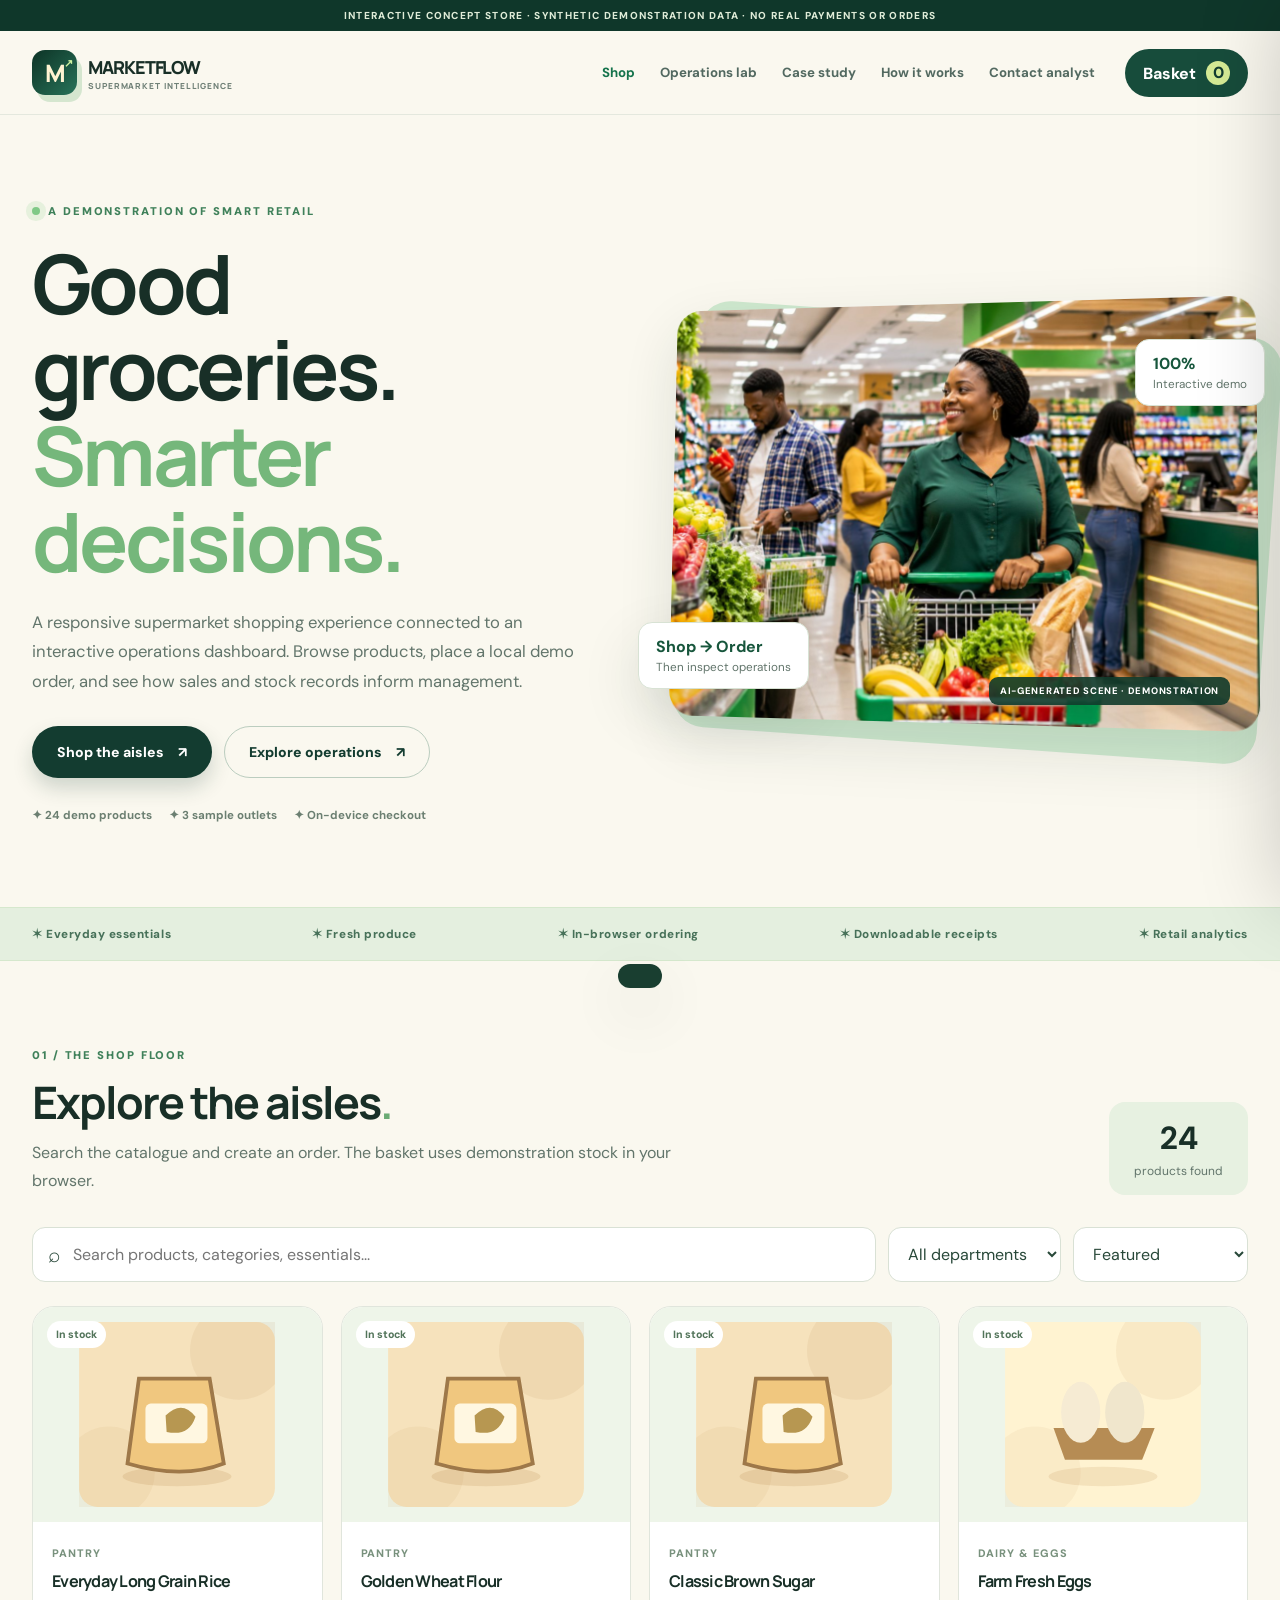
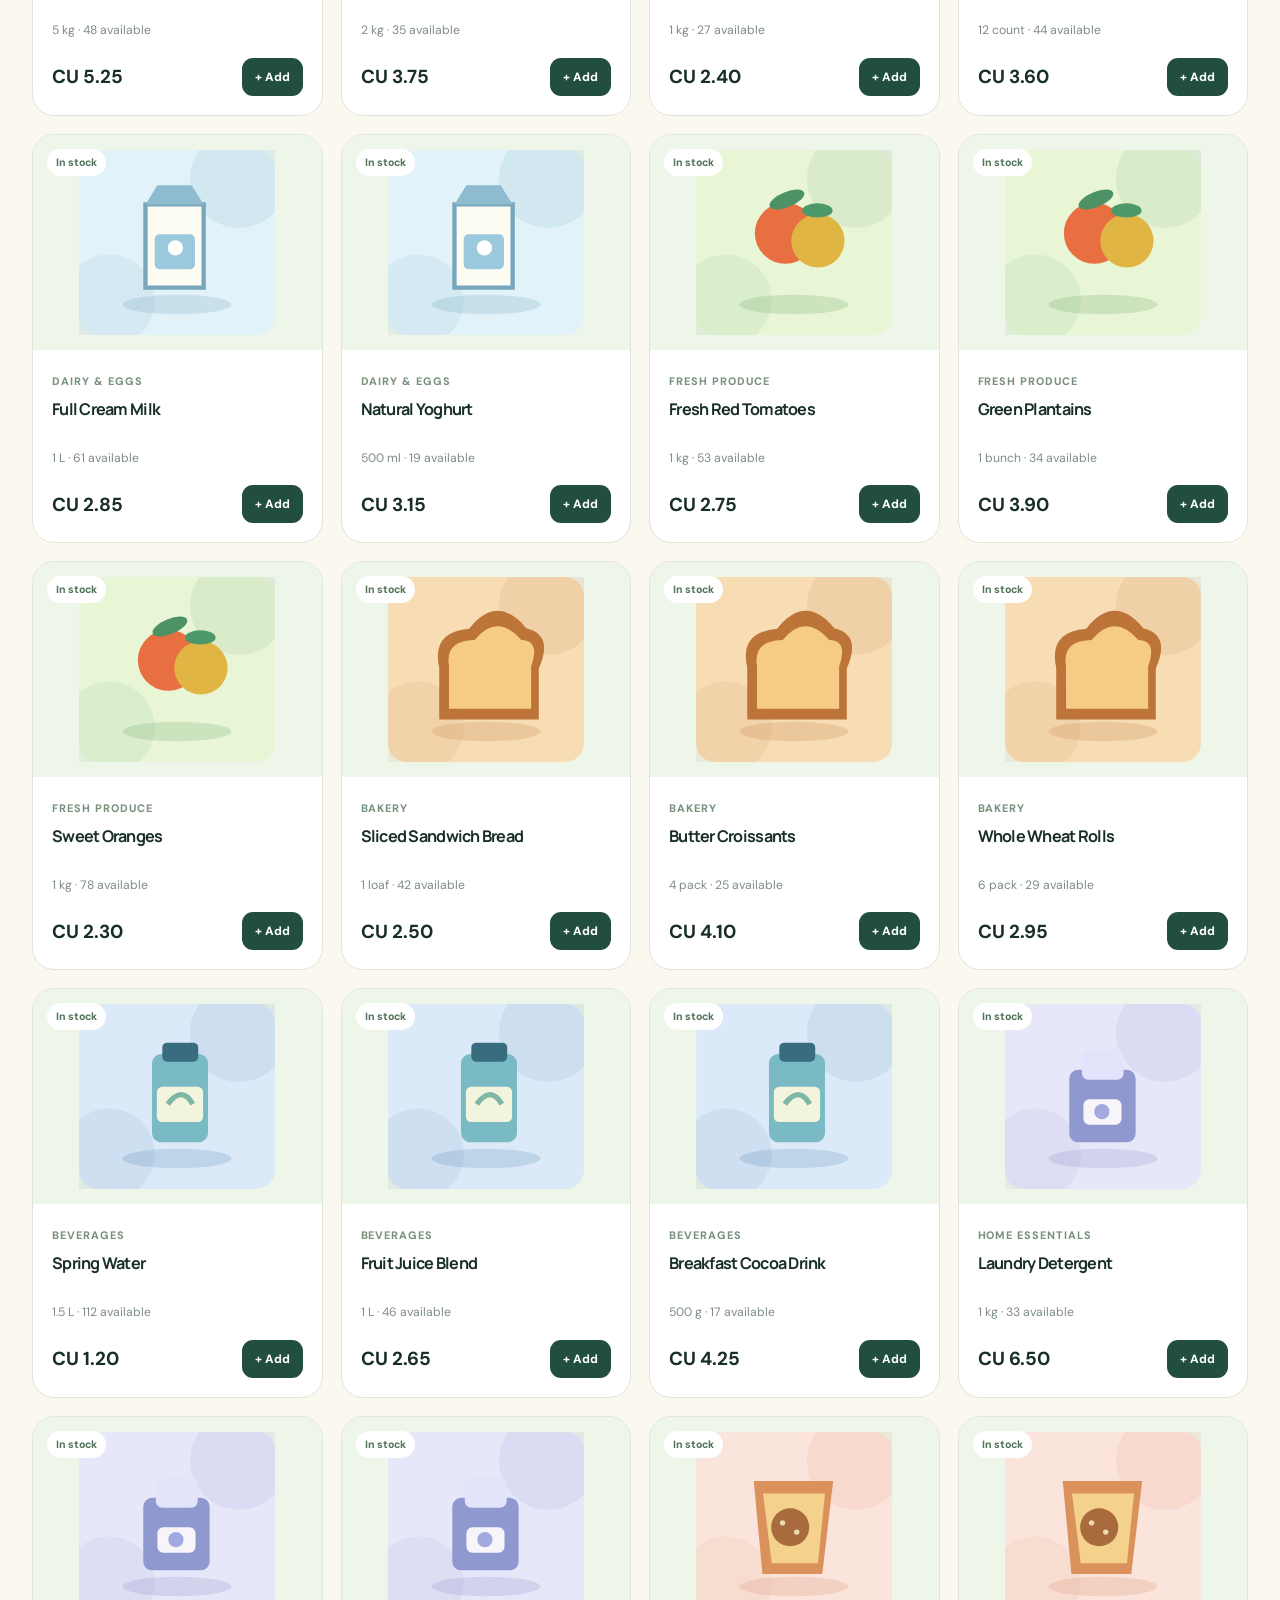
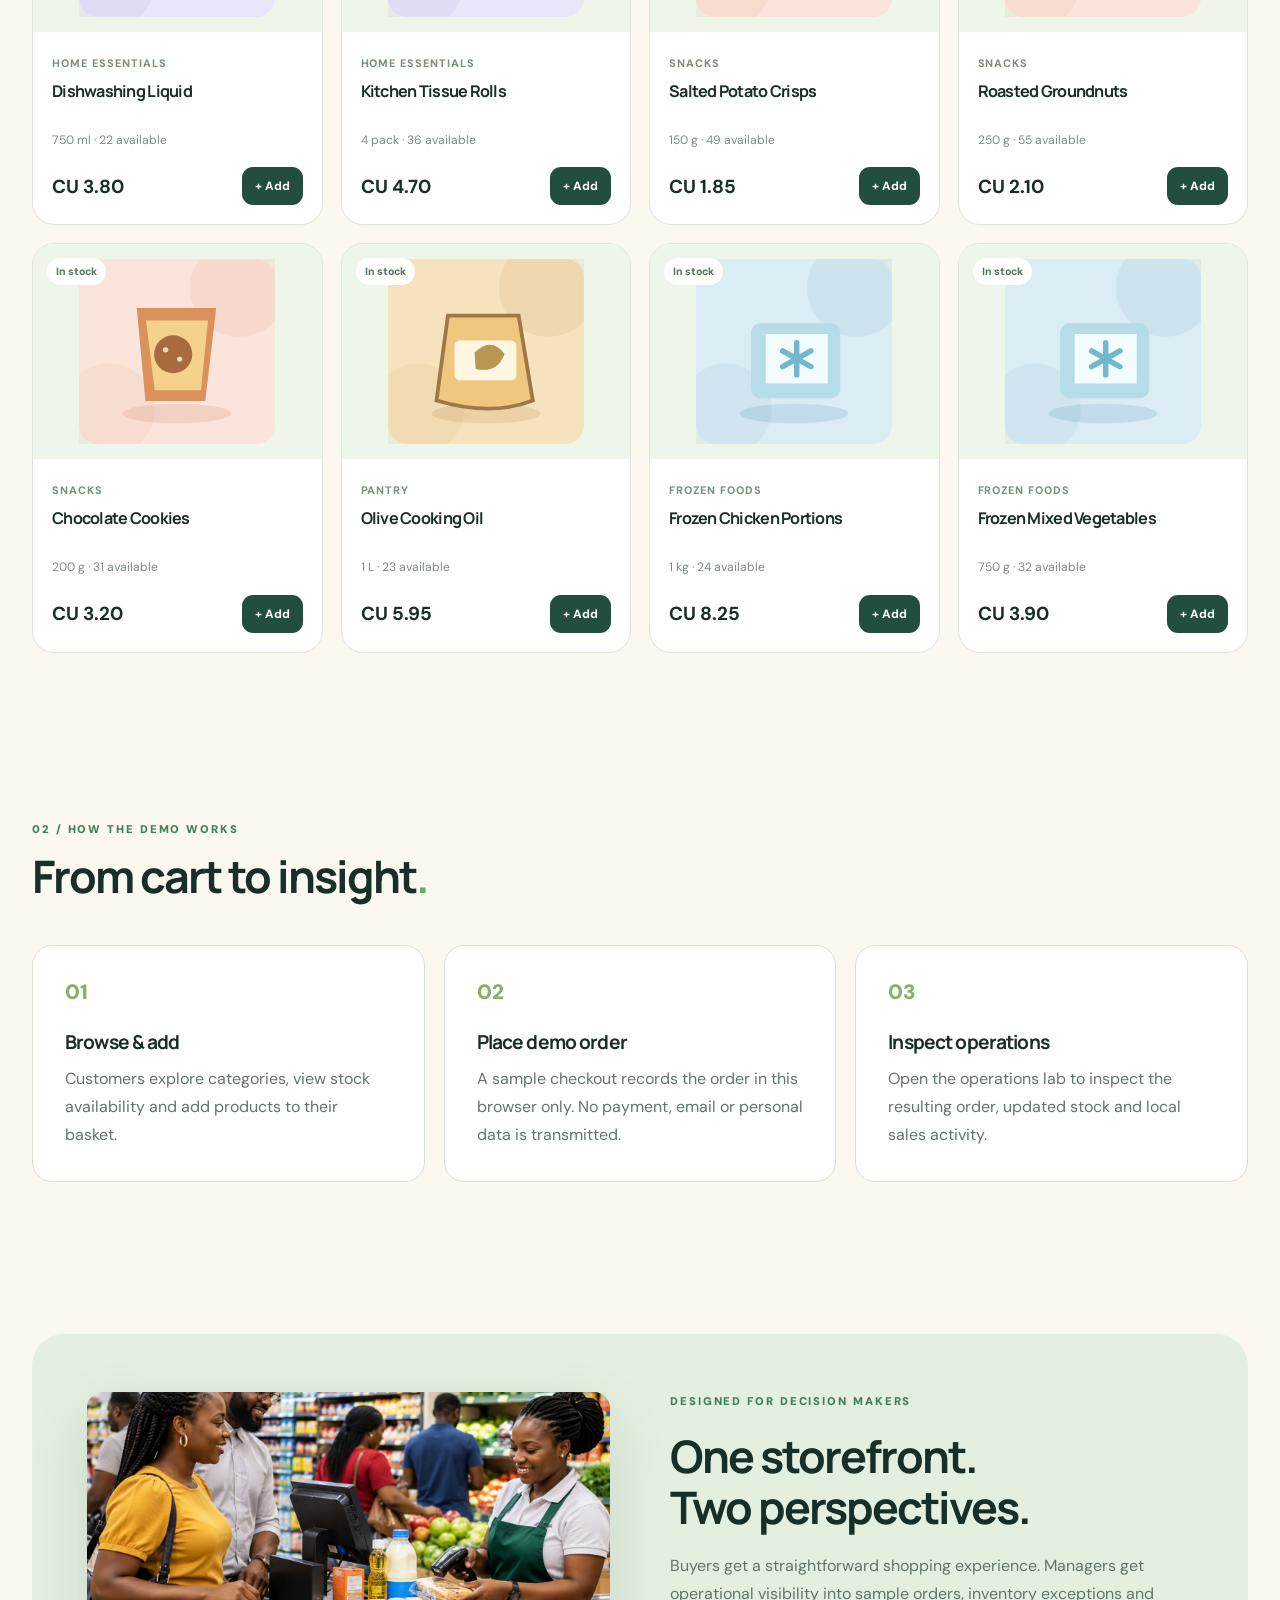
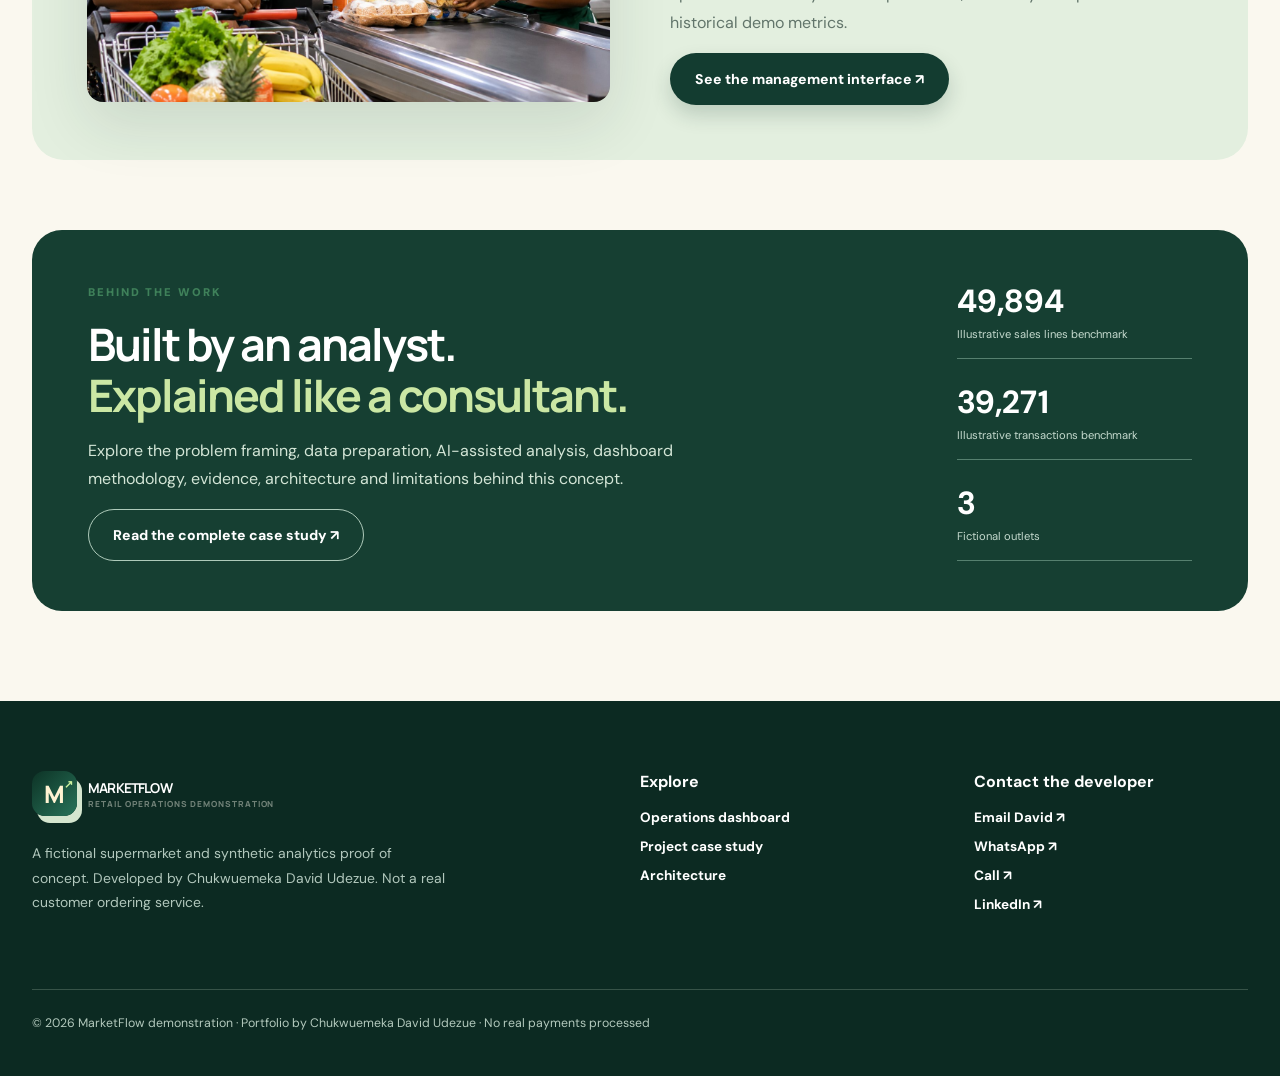
<file: index.html>
<!doctype html><html lang="en"><head><meta charset="utf-8"><meta name="viewport" content="width=device-width,initial-scale=1"><meta name="theme-color" content="#123c2d"><meta name="description" content="MarketFlow: interactive supermarket shopping and operations demonstration by Chukwuemeka David Udezue."><title>MarketFlow | Shop fresh, shop smart</title><link rel="icon" href="assets/img/mark.svg" type="image/svg+xml"><link rel="stylesheet" href="assets/styles.css"><script defer src="assets/data.js"></script><script defer src="assets/app.js"></script></head>
<body data-page="shop"><a class="skip" href="#main">Skip to main content</a>
<div class="notice">INTERACTIVE CONCEPT STORE · SYNTHETIC DEMONSTRATION DATA · NO REAL PAYMENTS OR ORDERS</div>
<header class="header"><a class="brand" href="index.html"><span class="brand-icon">M<span>↗</span></span><span>MARKETFLOW<small>SUPERMARKET INTELLIGENCE</small></span></a><nav id="nav" class="nav" aria-label="Main navigation"><a class="active" href="index.html">Shop</a><a href="operations.html">Operations lab</a><a href="case-study.html">Case study</a><a href="architecture.html">How it works</a><a href="case-study.html#contact">Contact analyst</a></nav><div class="header-actions"><button id="menuToggle" class="icon-button mobile-menu" aria-label="Toggle navigation" aria-expanded="false">☰</button><button id="cartBtn" class="cart-trigger">Basket <span id="cartCount">0</span></button></div></header>
<main id="main"><section class="shop-hero section-width"><div class="shop-hero-copy"><span class="eyebrow"><span class="pulse"></span> A DEMONSTRATION OF SMART RETAIL</span><h1>Good groceries.<br><em>Smarter decisions.</em></h1><p>A responsive supermarket shopping experience connected to an interactive operations dashboard. Browse products, place a local demo order, and see how sales and stock records inform management.</p><div class="hero-actions"><a class="button primary" href="#catalog">Shop the aisles <span>↗</span></a><a class="button secondary" href="operations.html">Explore operations <span>↗</span></a></div><div class="hero-micro"><span>✦ 24 demo products</span><span>✦ 3 sample outlets</span><span>✦ On-device checkout</span></div></div><div class="shop-hero-visual"><img src="assets/img/marketflow-shopping.jpg" alt="AI-generated illustrative photo of shoppers in a modern supermarket"><div class="photo-tag">AI-GENERATED SCENE · DEMONSTRATION</div><div class="floatcard float-top"><strong>100%</strong><span>Interactive demo</span></div><div class="floatcard float-bottom"><strong>Shop → Order</strong><span>Then inspect operations</span></div></div></section>
<section class="info-marquee"><div class="section-width info-marquee-inner"><span>✶ Everyday essentials</span><span>✶ Fresh produce</span><span>✶ In-browser ordering</span><span>✶ Downloadable receipts</span><span>✶ Retail analytics</span></div></section>
<section class="section-width shop-section" id="catalog"><div class="section-head"><div><span class="eyebrow">01 / THE SHOP FLOOR</span><h2>Explore the aisles<span class="accent">.</span></h2><p>Search the catalogue and create an order. The basket uses demonstration stock in your browser.</p></div><div class="catalog-summary"><strong id="visibleCount">24</strong><span>products found</span></div></div><div class="catalog-tools"><div class="searchbox"><span>⌕</span><label class="sr-only" for="searchProducts">Search products</label><input id="searchProducts" placeholder="Search products, categories, essentials..." type="search"></div><label class="sr-only" for="categoryFilter">Filter by category</label><select id="categoryFilter"><option value="all">All departments</option></select><label class="sr-only" for="sortProducts">Sort products</label><select id="sortProducts"><option value="featured">Featured</option><option value="price-low">Price: low to high</option><option value="price-high">Price: high to low</option><option value="name">Product name</option></select></div><div id="productGrid" class="product-grid" aria-live="polite"></div></section>
<section class="section-width how-shopping"><div class="section-head"><div><span class="eyebrow">02 / HOW THE DEMO WORKS</span><h2>From cart to insight<span class="accent">.</span></h2></div></div><div class="three-columns"><article class="step-card"><span class="step-num">01</span><h3>Browse & add</h3><p>Customers explore categories, view stock availability and add products to their basket.</p></article><article class="step-card"><span class="step-num">02</span><h3>Place demo order</h3><p>A sample checkout records the order in this browser only. No payment, email or personal data is transmitted.</p></article><article class="step-card"><span class="step-num">03</span><h3>Inspect operations</h3><p>Open the operations lab to inspect the resulting order, updated stock and local sales activity.</p></article></div></section>
<section class="section-width split-banner"><img src="assets/img/marketflow-checkout.jpg" alt="AI-generated illustrative supermarket checkout scene"><div><span class="eyebrow">DESIGNED FOR DECISION MAKERS</span><h2>One storefront.<br>Two perspectives.</h2><p>Buyers get a straightforward shopping experience. Managers get operational visibility into sample orders, inventory exceptions and historical demo metrics.</p><a class="button primary" href="operations.html">See the management interface ↗</a></div></section>
<section class="section-width case-teaser"><div><span class="eyebrow">BEHIND THE WORK</span><h2>Built by an analyst.<br><em>Explained like a consultant.</em></h2><p>Explore the problem framing, data preparation, AI-assisted analysis, dashboard methodology, evidence, architecture and limitations behind this concept.</p><a class="button secondary" href="case-study.html">Read the complete case study ↗</a></div><div class="teaser-stats"><div><strong>49,894</strong><span>Illustrative sales lines benchmark</span></div><div><strong>39,271</strong><span>Illustrative transactions benchmark</span></div><div><strong>3</strong><span>Fictional outlets</span></div></div></section></main>
<footer class="footer"><div class="section-width footer-grid"><div><a class="brand" href="index.html"><span class="brand-icon">M<span>↗</span></span><span>MARKETFLOW<small>RETAIL OPERATIONS DEMONSTRATION</small></span></a><p>A fictional supermarket and synthetic analytics proof of concept. Developed by Chukwuemeka David Udezue. Not a real customer ordering service.</p></div><div><h4>Explore</h4><a href="operations.html">Operations dashboard</a><a href="case-study.html">Project case study</a><a href="architecture.html">Architecture</a></div><div><h4>Contact the developer</h4><a href="https://mail.google.com/mail/?view=cm&fs=1&to=davidudezue@gmail.com" target="_blank" rel="noopener">Email David ↗</a><a href="https://wa.me/2348133742166" target="_blank" rel="noopener">WhatsApp ↗</a><a href="tel:+2348133742166">Call ↗</a><a href="https://www.linkedin.com/in/udezue-david-732843246" target="_blank" rel="noopener">LinkedIn ↗</a></div></div><div class="footer-foot section-width">© 2026 MarketFlow demonstration · Portfolio by Chukwuemeka David Udezue · No real payments processed</div></footer>
<div id="scrim" class="scrim" hidden></div><aside class="cart-panel" id="cartPanel" aria-label="Your shopping basket" aria-hidden="true"><div class="cart-head"><div><small>YOUR SELECTIONS</small><h2>Shopping basket</h2></div><button class="close-btn" id="cartClose" aria-label="Close basket">✕</button></div><div id="cartItems" class="cart-items"></div><div class="cart-bottom"><p class="tiny-note">Demo prices shown as CU (currency units). No real payment is collected.</p><div class="cart-total"><span>Subtotal</span><strong id="cartTotal">CU 0.00</strong></div><button id="checkoutOpen" class="button primary full">Continue to demo checkout ↗</button></div></aside>
<dialog id="checkoutDialog" class="checkout-dialog"><form id="checkoutForm" class="checkout-form"><div class="modal-head"><div><span class="eyebrow">LOCAL BROWSER DEMO</span><h2>Checkout</h2></div><button type="button" id="checkoutClose" class="close-btn" aria-label="Close checkout">✕</button></div><p>No payments or real deliveries are processed. Use a fictitious name; entries stay in your own browser.</p><label>Demo customer name<input name="customer" required minlength="2" maxlength="80" placeholder="e.g. Alex Shopper" autocomplete="off"></label><label>Pickup outlet<select name="outlet" required><option value="ST01">Central Market</option><option value="ST02">Riverside</option><option value="ST03">Uptown</option></select></label><label>Collection preference<select name="fulfilment"><option value="Pickup">Collect in store (demo)</option><option value="Delivery request">Delivery request (demo only)</option></select></label><div class="checkout-total"><span>Demo order total</span><strong id="checkoutTotal">CU 0.00</strong></div><button type="submit" class="button primary full">Place demo order</button></form></dialog>
<dialog id="receiptDialog" class="receipt-dialog"><div class="modal-head"><div><span class="eyebrow">ORDER RECORDED IN THIS BROWSER</span><h2>Demo receipt</h2></div><button id="receiptClose" class="close-btn">✕</button></div><div id="receiptBody"></div><button class="button primary full" id="printReceipt">Print / Save as PDF</button><a class="button secondary full" href="operations.html">See the order in operations ↗</a></dialog>
<div class="toast" id="toast" role="status" aria-live="polite"></div></body></html>
</file>
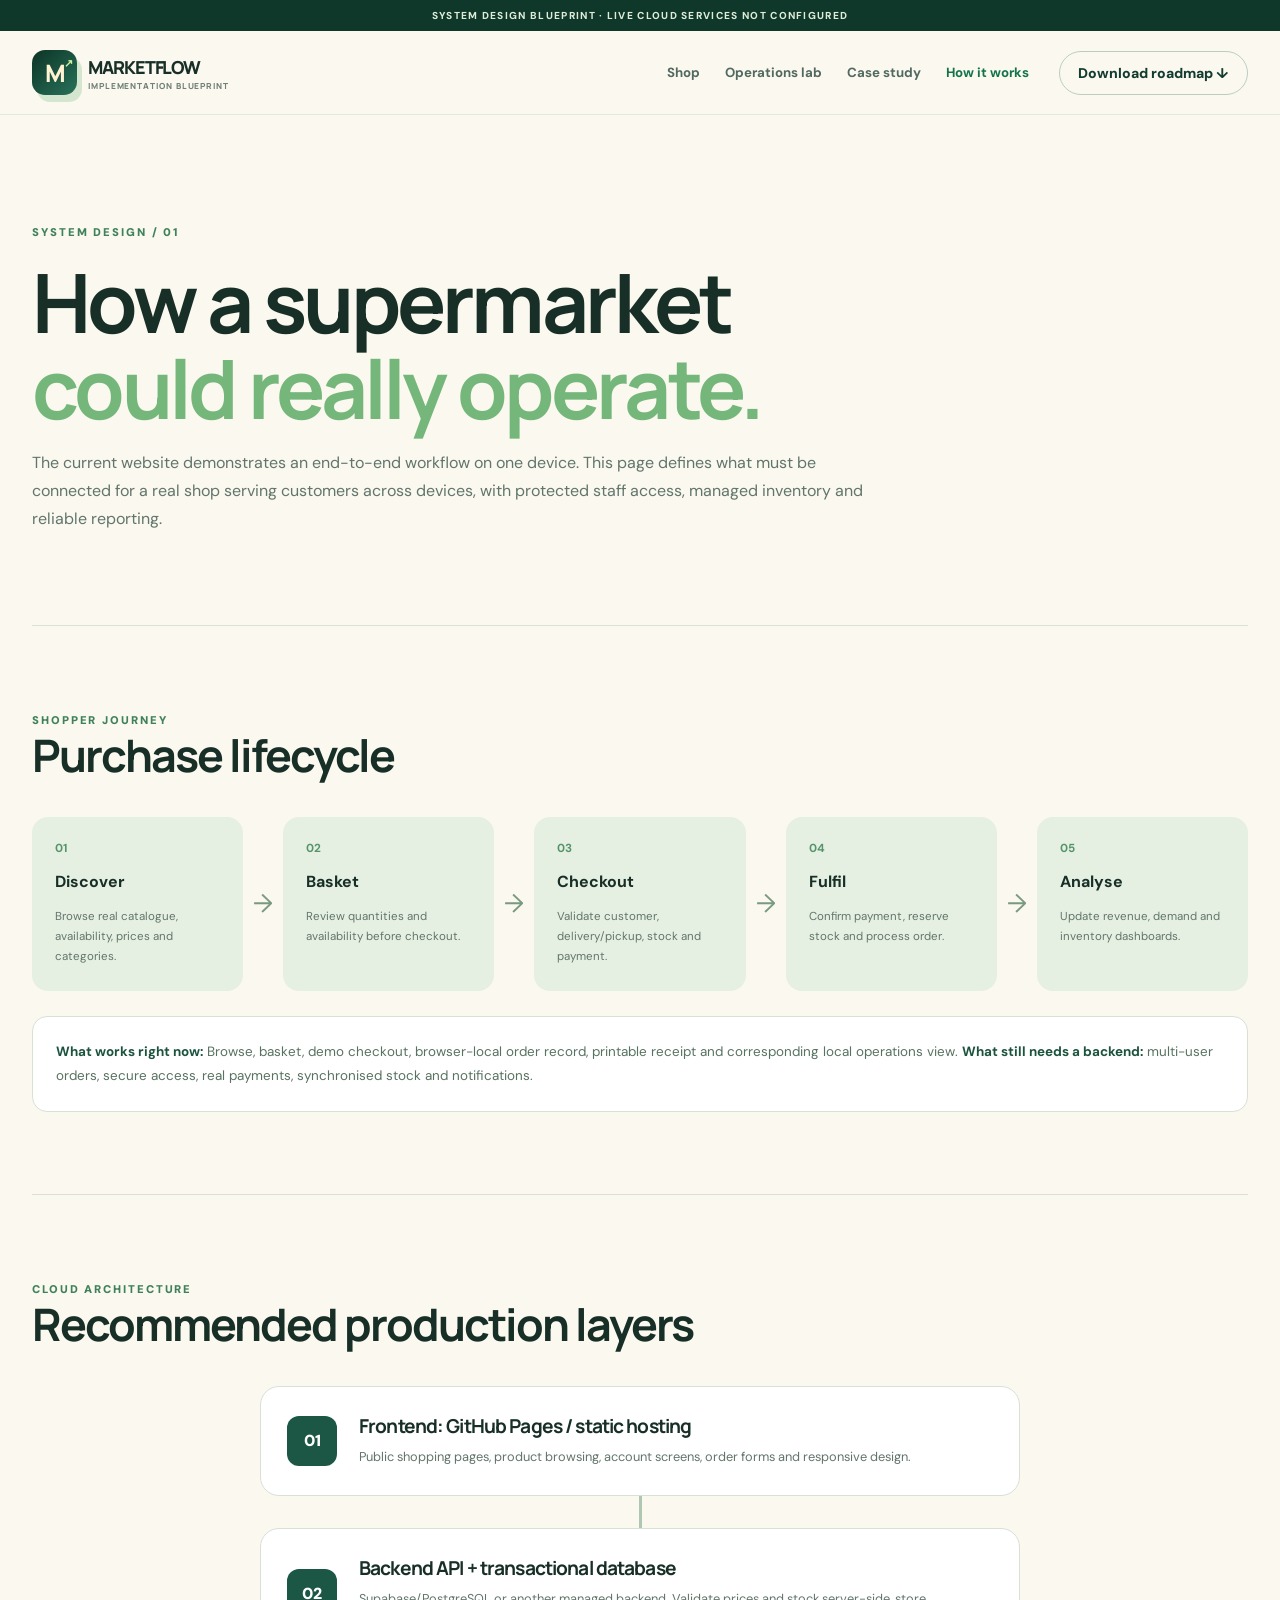
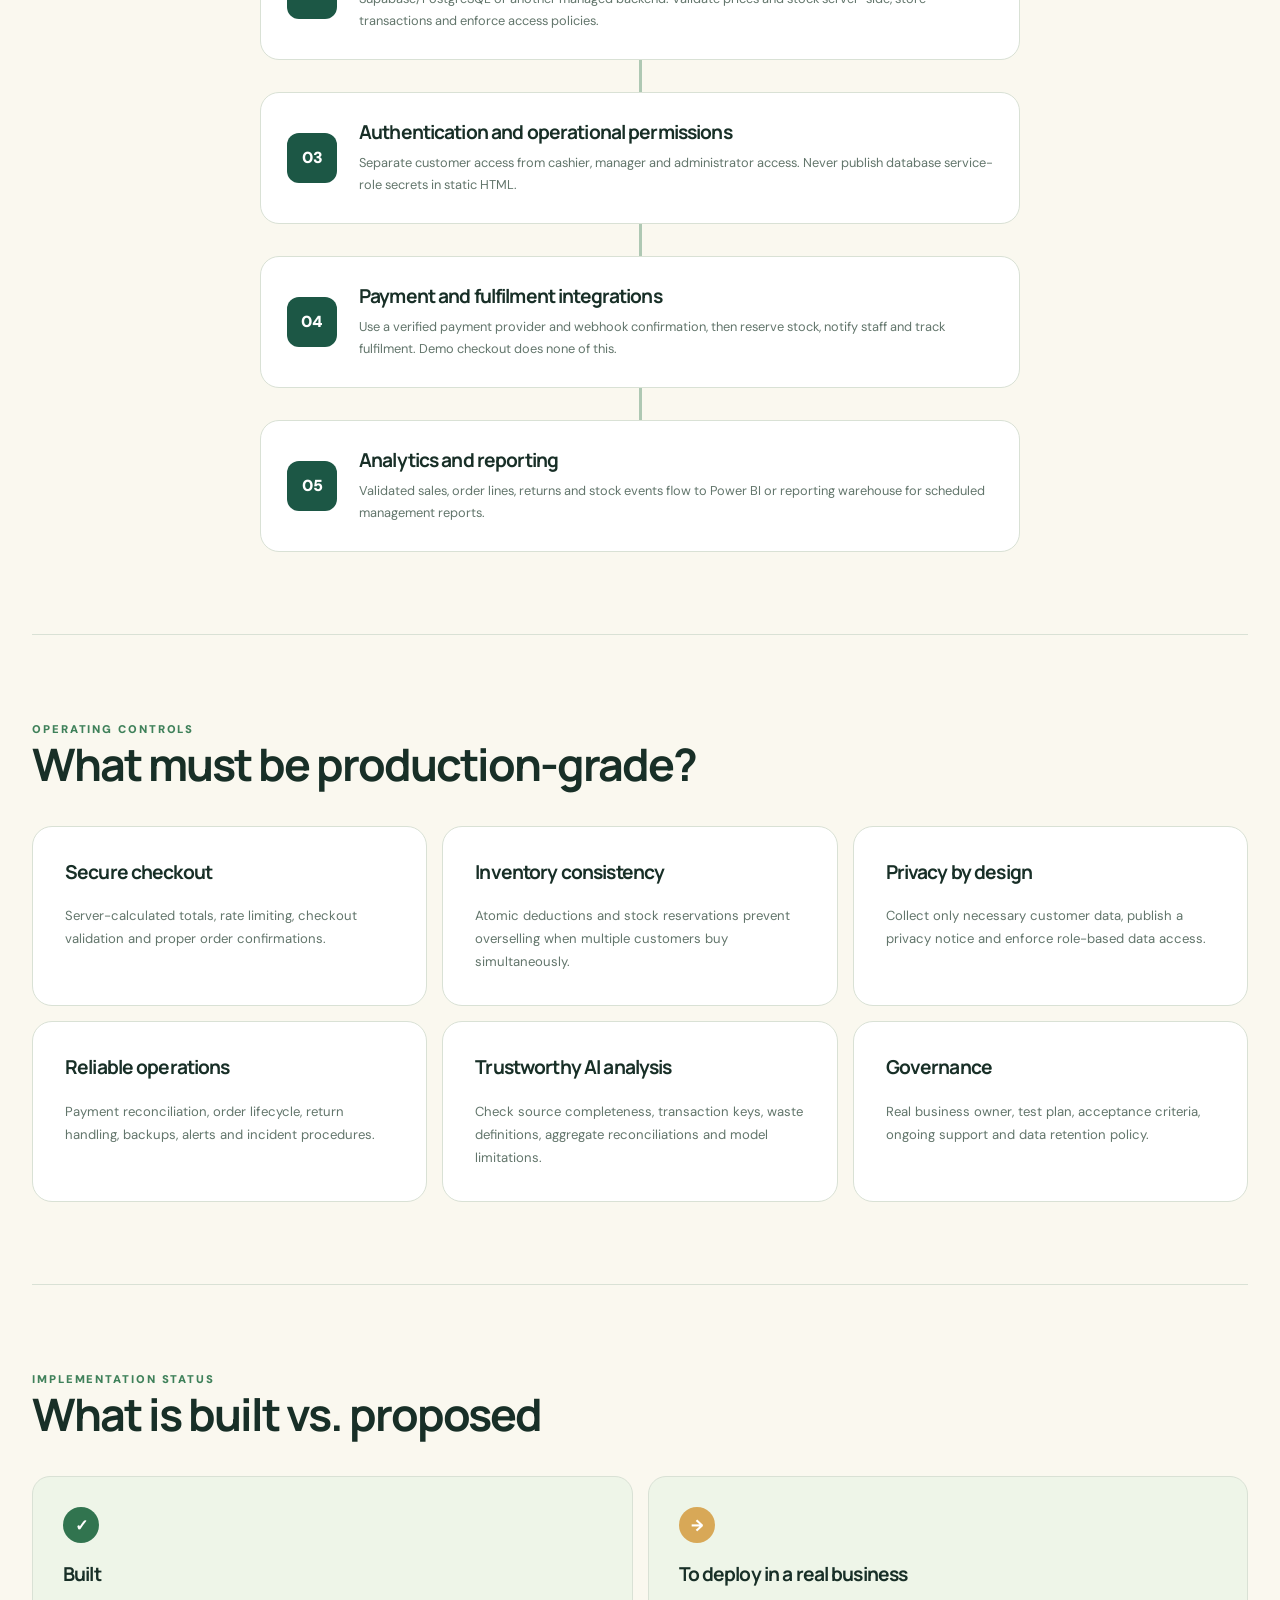
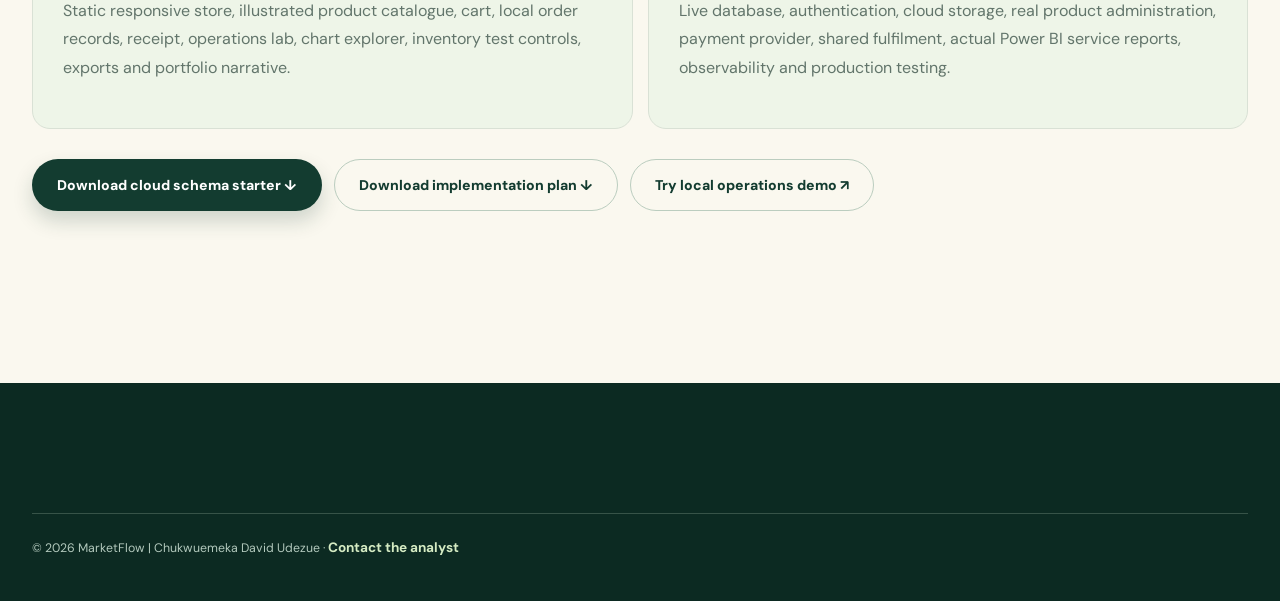
<file: architecture.html>
<!doctype html><html lang="en"><head><meta charset="utf-8"><meta name="viewport" content="width=device-width,initial-scale=1"><title>How MarketFlow Works | Architecture</title><meta name="theme-color" content="#123c2d"><link rel="icon" href="assets/img/mark.svg" type="image/svg+xml"><link rel="stylesheet" href="assets/styles.css"><script defer src="assets/data.js"></script><script defer src="assets/app.js"></script></head><body data-page="architecture"><div class="notice">SYSTEM DESIGN BLUEPRINT · LIVE CLOUD SERVICES NOT CONFIGURED</div><header class="header"><a class="brand" href="index.html"><span class="brand-icon">M<span>↗</span></span><span>MARKETFLOW<small>IMPLEMENTATION BLUEPRINT</small></span></a><nav id="nav" class="nav"><a href="index.html">Shop</a><a href="operations.html">Operations lab</a><a href="case-study.html">Case study</a><a href="architecture.html" class="active">How it works</a></nav><div class="header-actions"><button id="menuToggle" class="icon-button mobile-menu">☰</button><a class="button small secondary" href="docs/Implementation_Roadmap.md" download>Download roadmap ↓</a></div></header><main id="main"><section class="section-width arch-hero"><span class="eyebrow">SYSTEM DESIGN / 01</span><h1>How a supermarket<br><em>could really operate.</em></h1><p>The current website demonstrates an end-to-end workflow on one device. This page defines what must be connected for a real shop serving customers across devices, with protected staff access, managed inventory and reliable reporting.</p></section><section class="section-width arch-section"><span class="eyebrow">SHOPPER JOURNEY</span><h2>Purchase lifecycle</h2><div class="flow-grid"><div><b>01</b><strong>Discover</strong><p>Browse real catalogue, availability, prices and categories.</p></div><span>→</span><div><b>02</b><strong>Basket</strong><p>Review quantities and availability before checkout.</p></div><span>→</span><div><b>03</b><strong>Checkout</strong><p>Validate customer, delivery/pickup, stock and payment.</p></div><span>→</span><div><b>04</b><strong>Fulfil</strong><p>Confirm payment, reserve stock and process order.</p></div><span>→</span><div><b>05</b><strong>Analyse</strong><p>Update revenue, demand and inventory dashboards.</p></div></div><div class="state-card"><strong>What works right now:</strong> Browse, basket, demo checkout, browser-local order record, printable receipt and corresponding local operations view. <strong>What still needs a backend:</strong> multi-user orders, secure access, real payments, synchronised stock and notifications.</div></section><section class="section-width arch-section"><span class="eyebrow">CLOUD ARCHITECTURE</span><h2>Recommended production layers</h2><div class="architecture-stack"><div class="architecture-node"><span>01</span><div><h3>Frontend: GitHub Pages / static hosting</h3><p>Public shopping pages, product browsing, account screens, order forms and responsive design.</p></div></div><div class="connector-line"></div><div class="architecture-node"><span>02</span><div><h3>Backend API + transactional database</h3><p>Supabase/PostgreSQL or another managed backend. Validate prices and stock server-side, store transactions and enforce access policies.</p></div></div><div class="connector-line"></div><div class="architecture-node"><span>03</span><div><h3>Authentication and operational permissions</h3><p>Separate customer access from cashier, manager and administrator access. Never publish database service-role secrets in static HTML.</p></div></div><div class="connector-line"></div><div class="architecture-node"><span>04</span><div><h3>Payment and fulfilment integrations</h3><p>Use a verified payment provider and webhook confirmation, then reserve stock, notify staff and track fulfilment. Demo checkout does none of this.</p></div></div><div class="connector-line"></div><div class="architecture-node"><span>05</span><div><h3>Analytics and reporting</h3><p>Validated sales, order lines, returns and stock events flow to Power BI or reporting warehouse for scheduled management reports.</p></div></div></div></section><section class="section-width arch-section"><span class="eyebrow">OPERATING CONTROLS</span><h2>What must be production-grade?</h2><div class="control-grid"><article><h3>Secure checkout</h3><p>Server-calculated totals, rate limiting, checkout validation and proper order confirmations.</p></article><article><h3>Inventory consistency</h3><p>Atomic deductions and stock reservations prevent overselling when multiple customers buy simultaneously.</p></article><article><h3>Privacy by design</h3><p>Collect only necessary customer data, publish a privacy notice and enforce role-based data access.</p></article><article><h3>Reliable operations</h3><p>Payment reconciliation, order lifecycle, return handling, backups, alerts and incident procedures.</p></article><article><h3>Trustworthy AI analysis</h3><p>Check source completeness, transaction keys, waste definitions, aggregate reconciliations and model limitations.</p></article><article><h3>Governance</h3><p>Real business owner, test plan, acceptance criteria, ongoing support and data retention policy.</p></article></div></section><section class="section-width arch-section"><span class="eyebrow">IMPLEMENTATION STATUS</span><h2>What is built vs. proposed</h2><div class="scope-grid"><article><span class="success-dot">✓</span><h3>Built</h3><p>Static responsive store, illustrated product catalogue, cart, local order records, receipt, operations lab, chart explorer, inventory test controls, exports and portfolio narrative.</p></article><article><span class="warning-dot">→</span><h3>To deploy in a real business</h3><p>Live database, authentication, cloud storage, real product administration, payment provider, shared fulfilment, actual Power BI service reports, observability and production testing.</p></article></div><div class="arch-download"><a href="cloud/supabase_schema.sql" download class="button primary">Download cloud schema starter ↓</a><a href="docs/Implementation_Roadmap.md" download class="button secondary">Download implementation plan ↓</a><a href="operations.html" class="button secondary">Try local operations demo ↗</a></div></section></main><footer class="footer"><div class="section-width footer-foot">© 2026 MarketFlow | Chukwuemeka David Udezue · <a href="case-study.html#contact">Contact the analyst</a></div></footer></body></html>
</file>
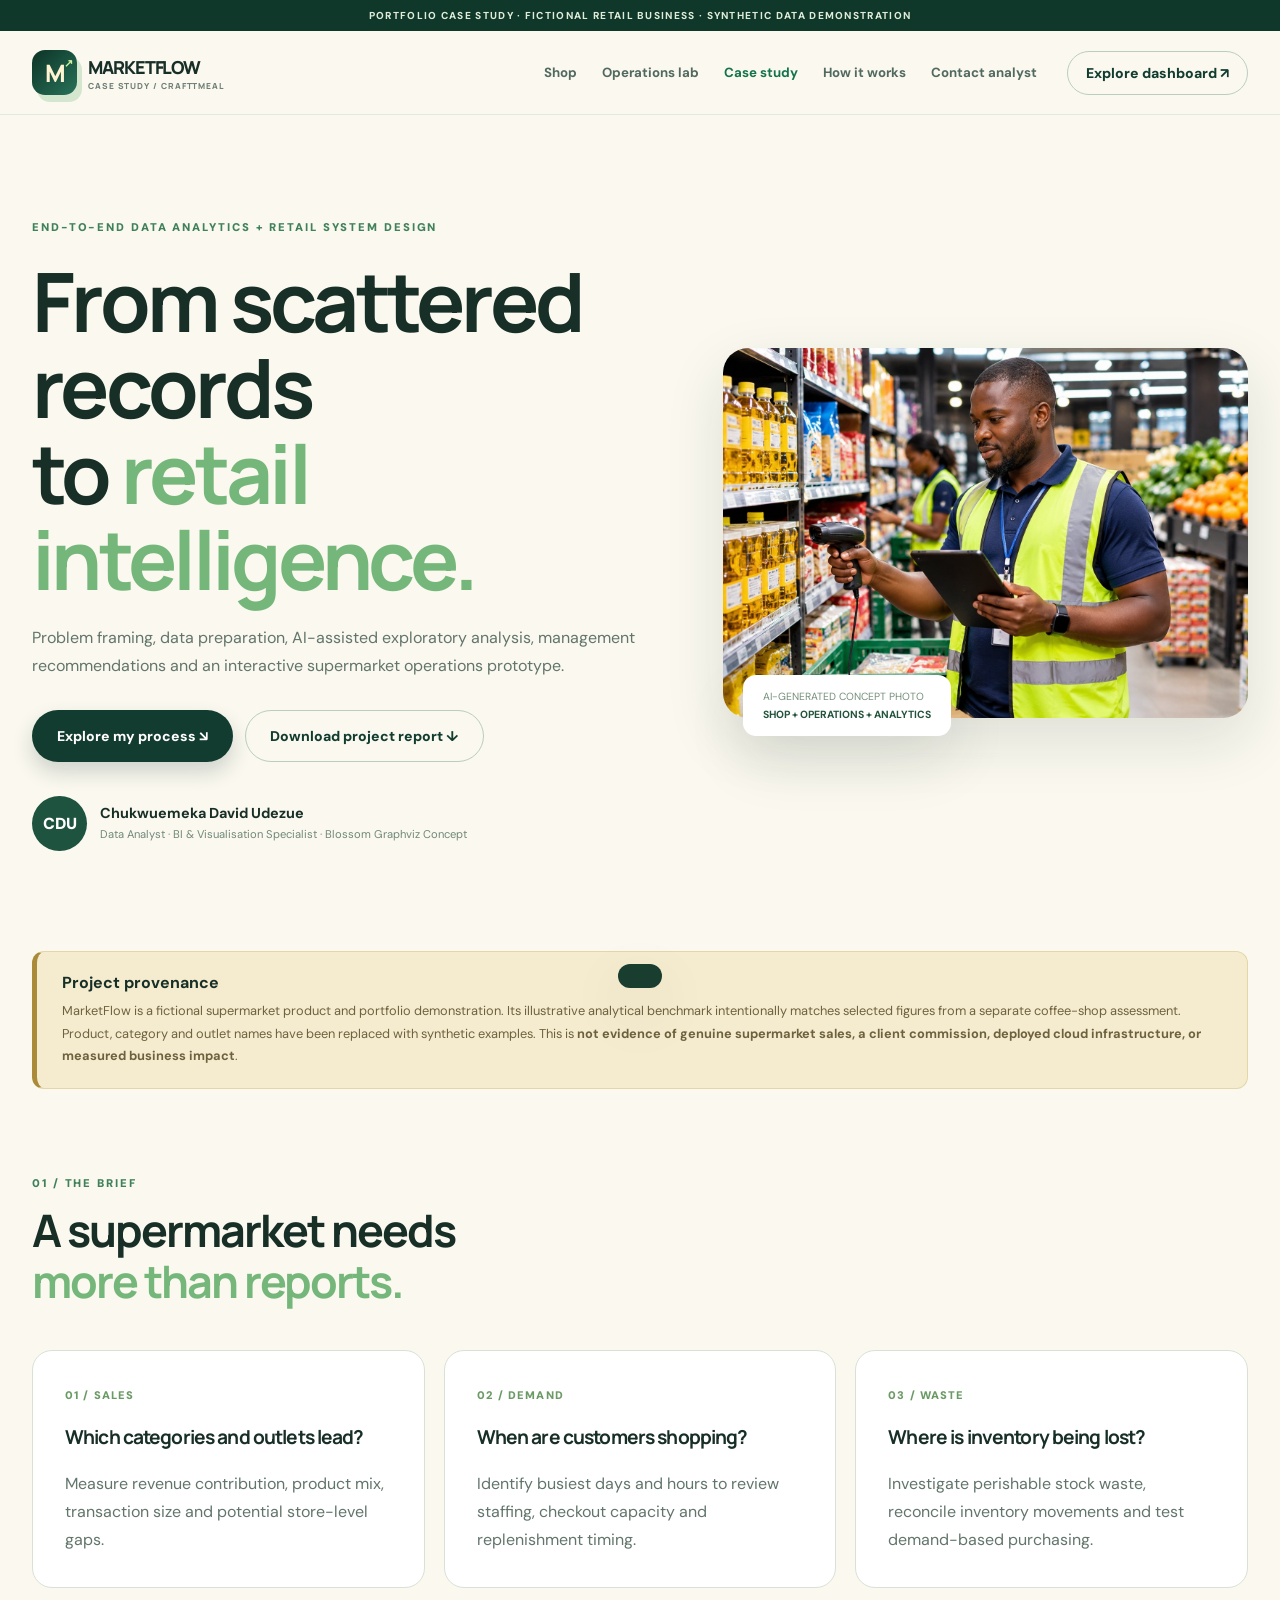
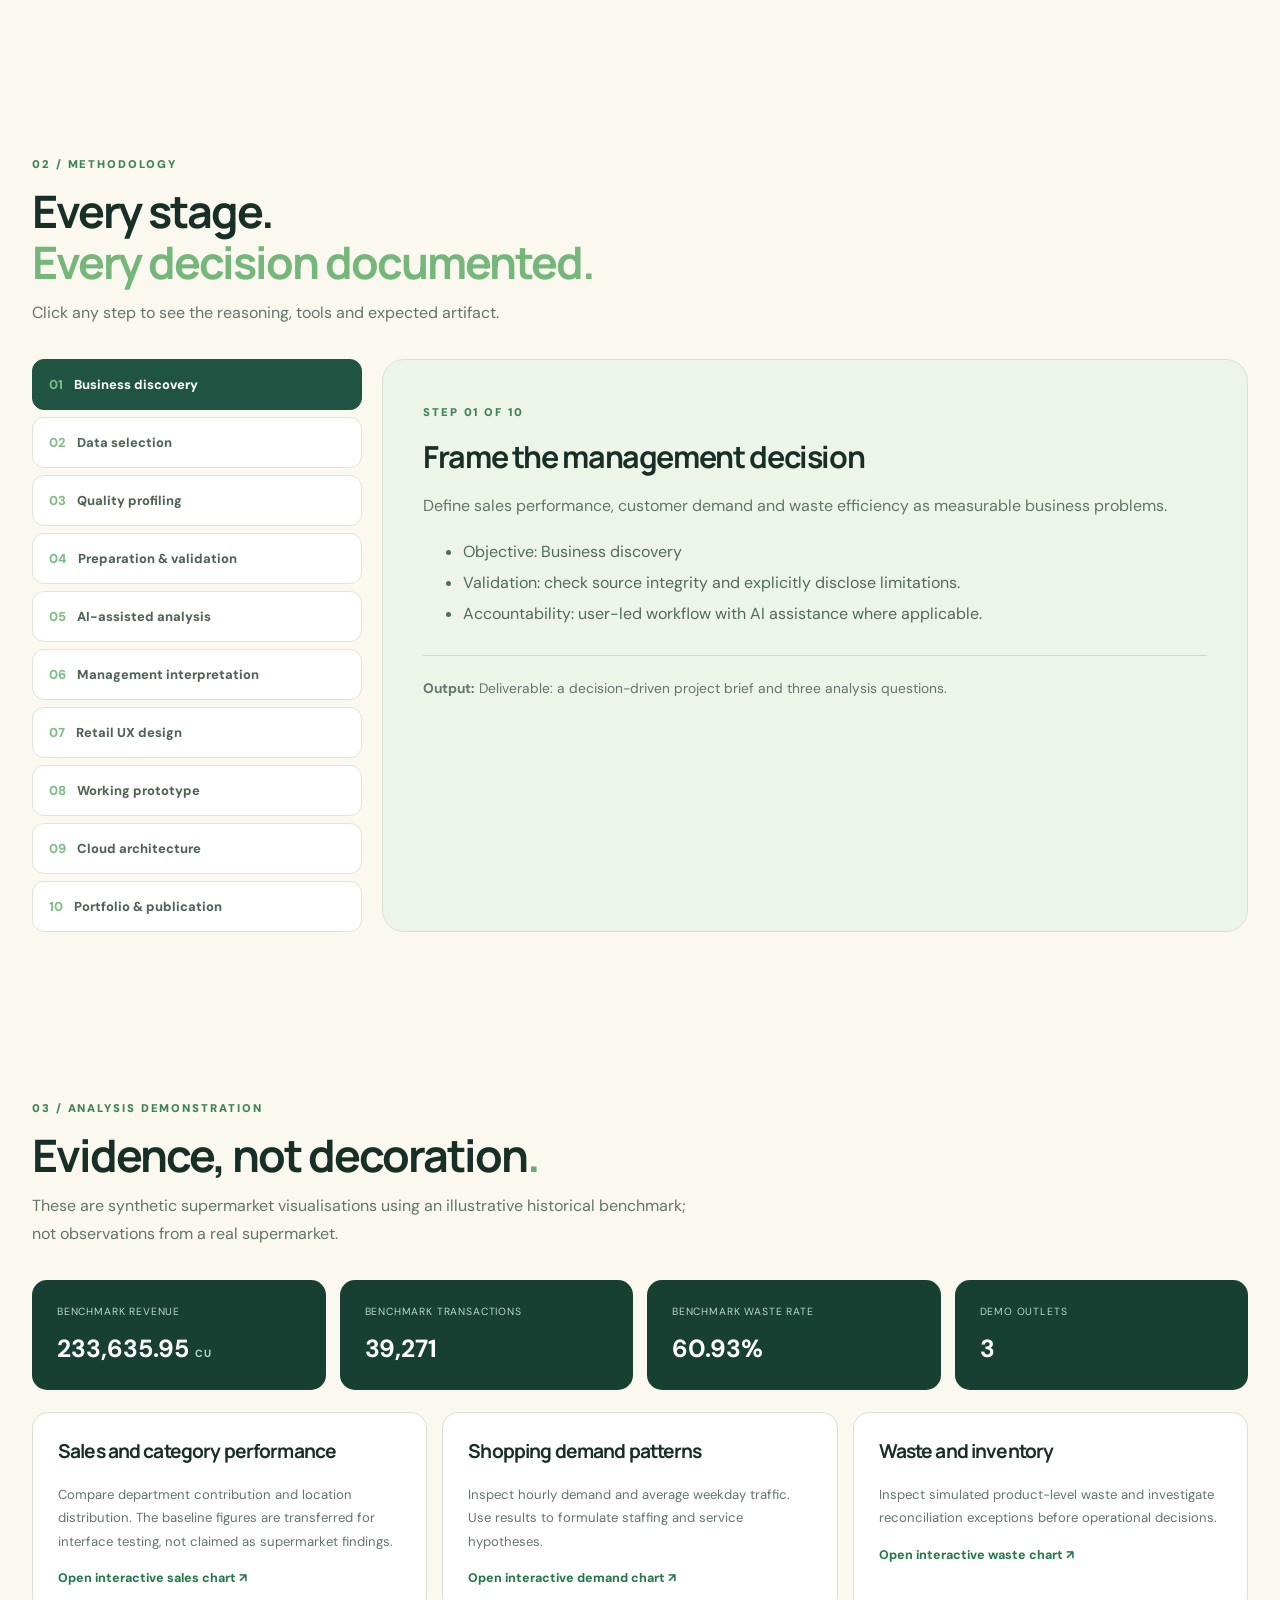
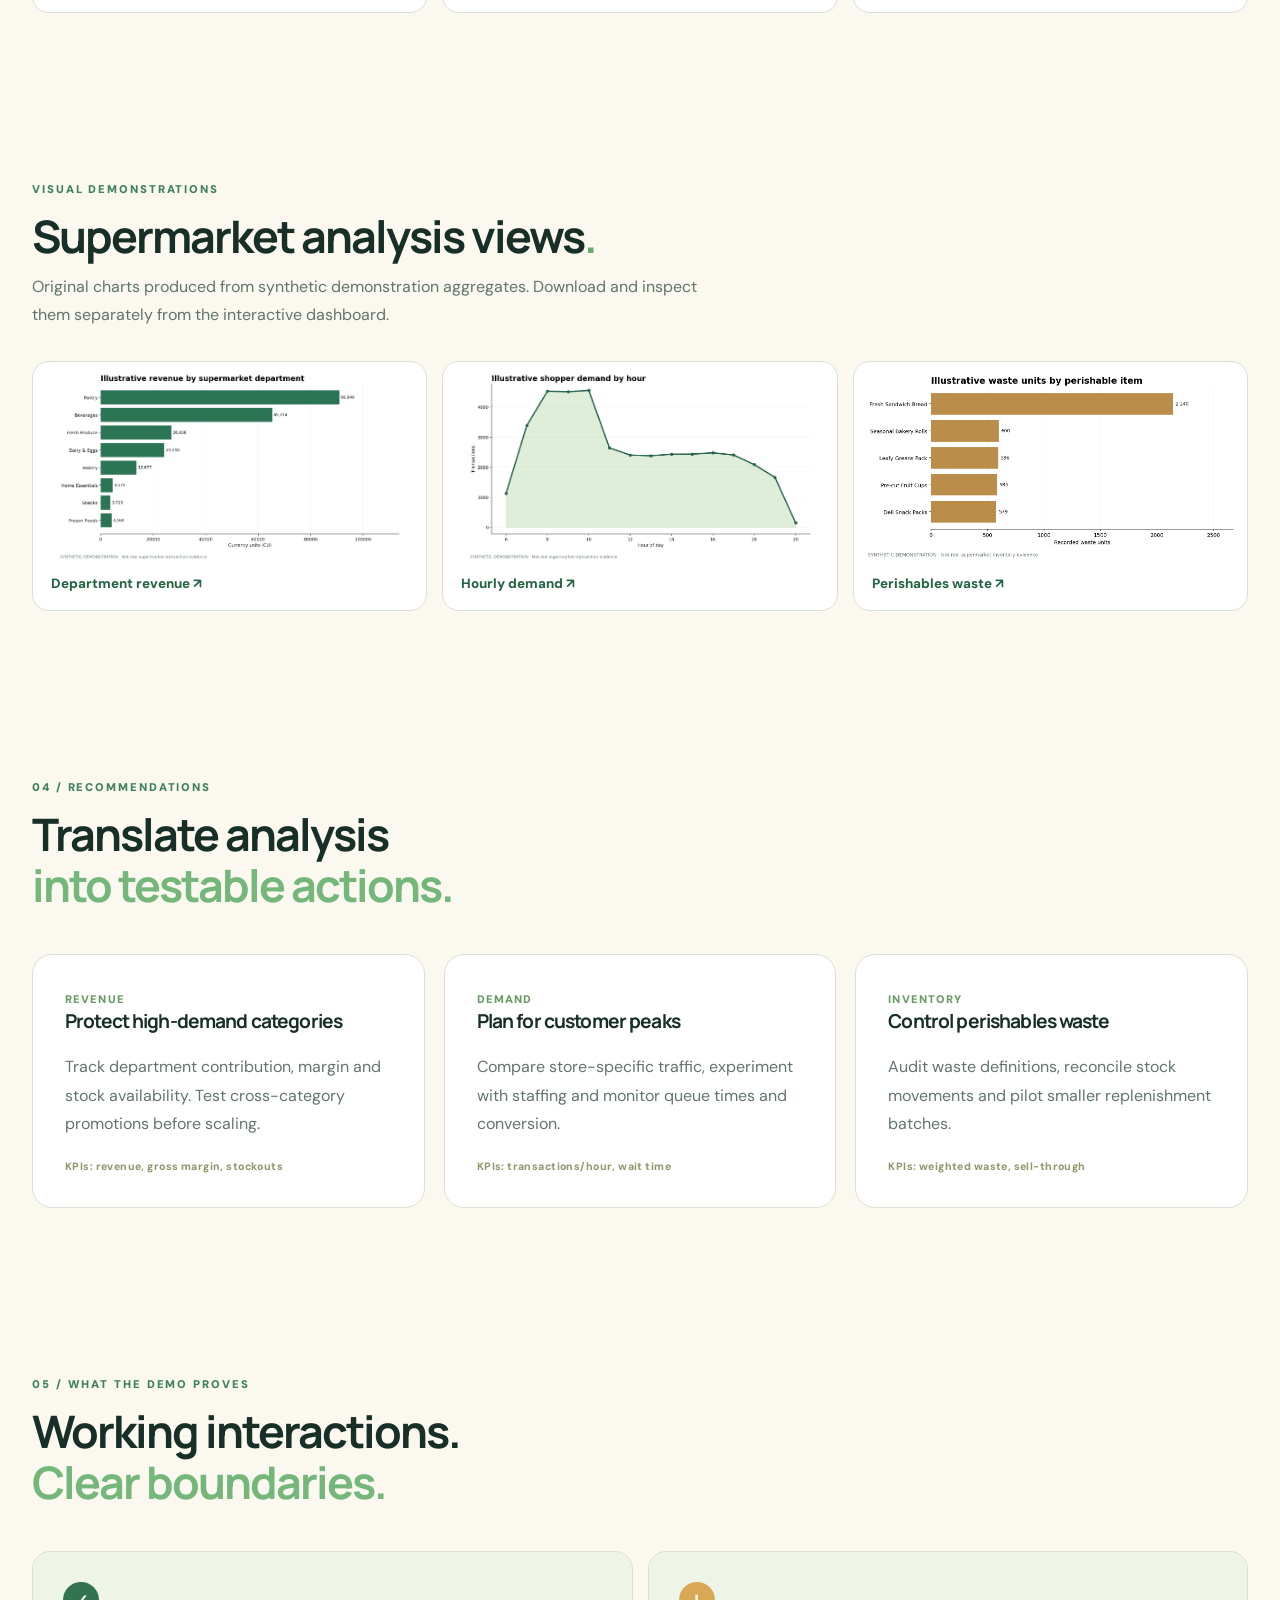
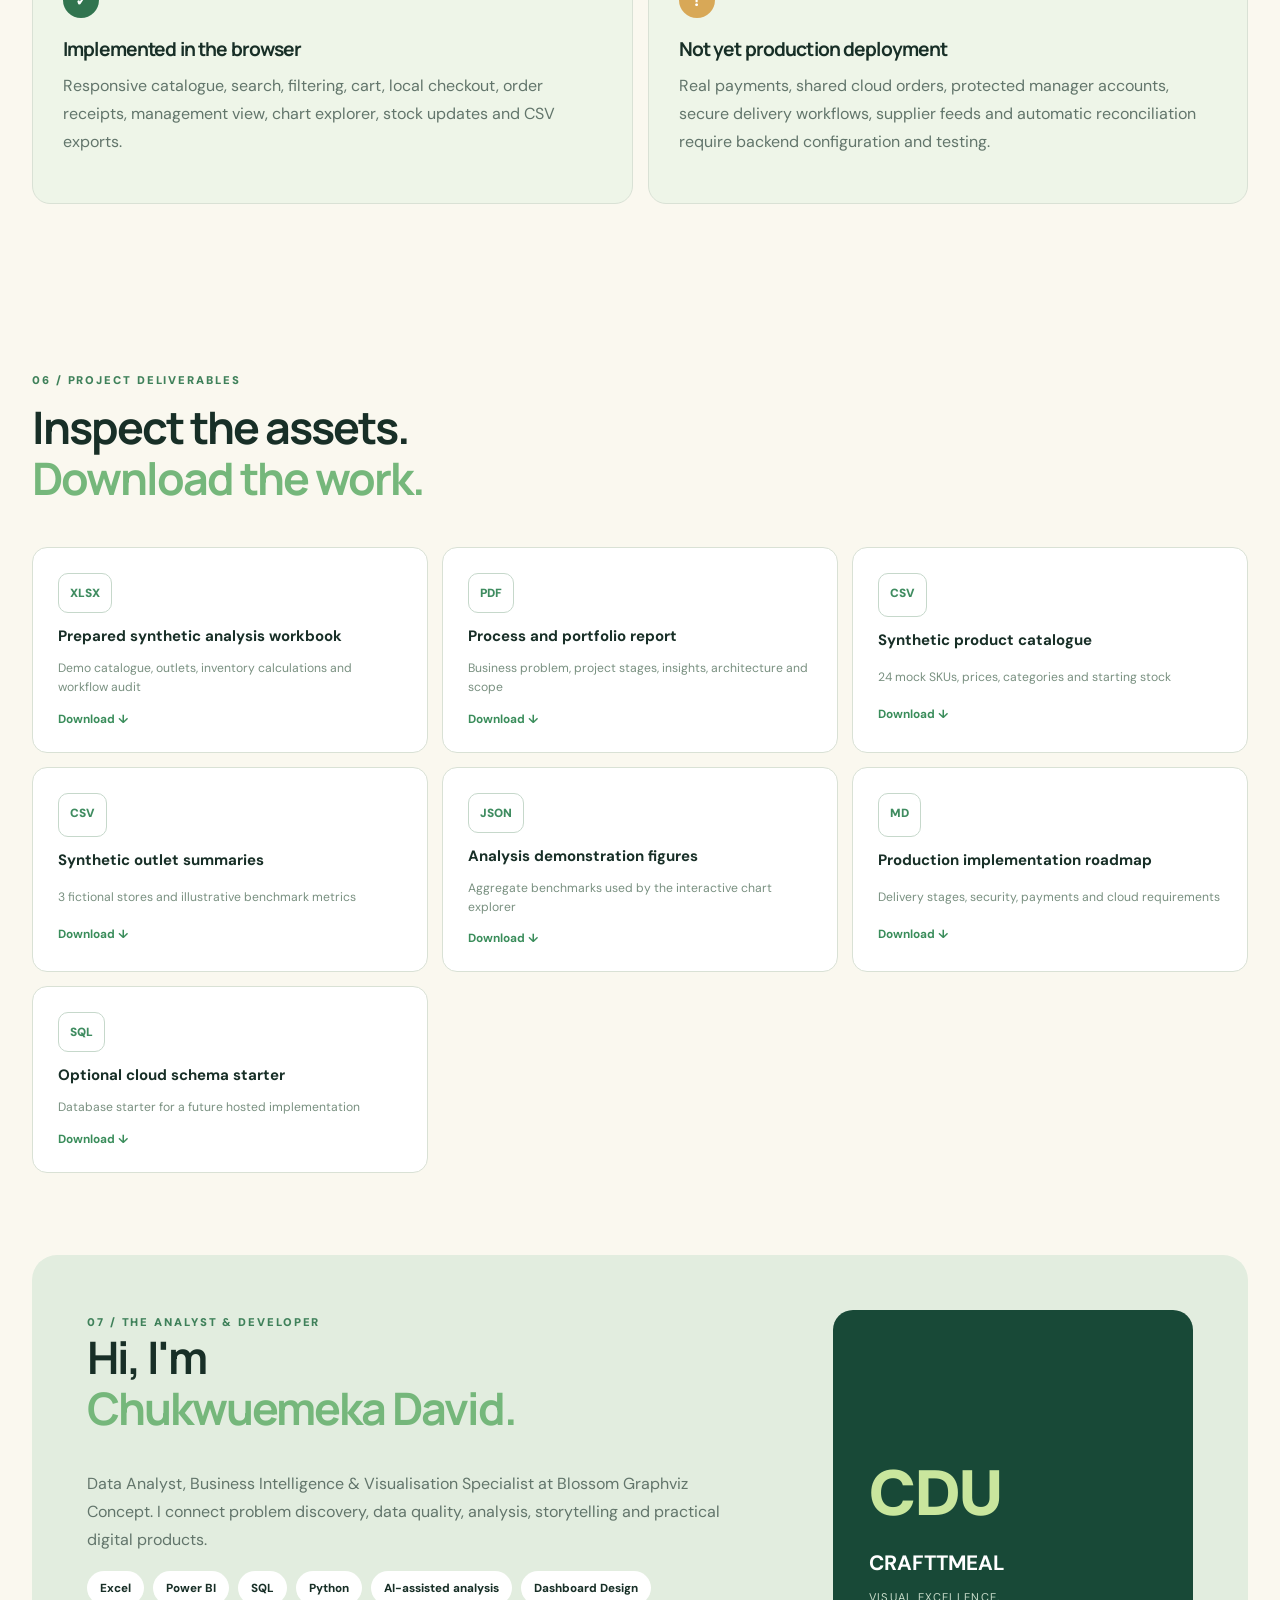
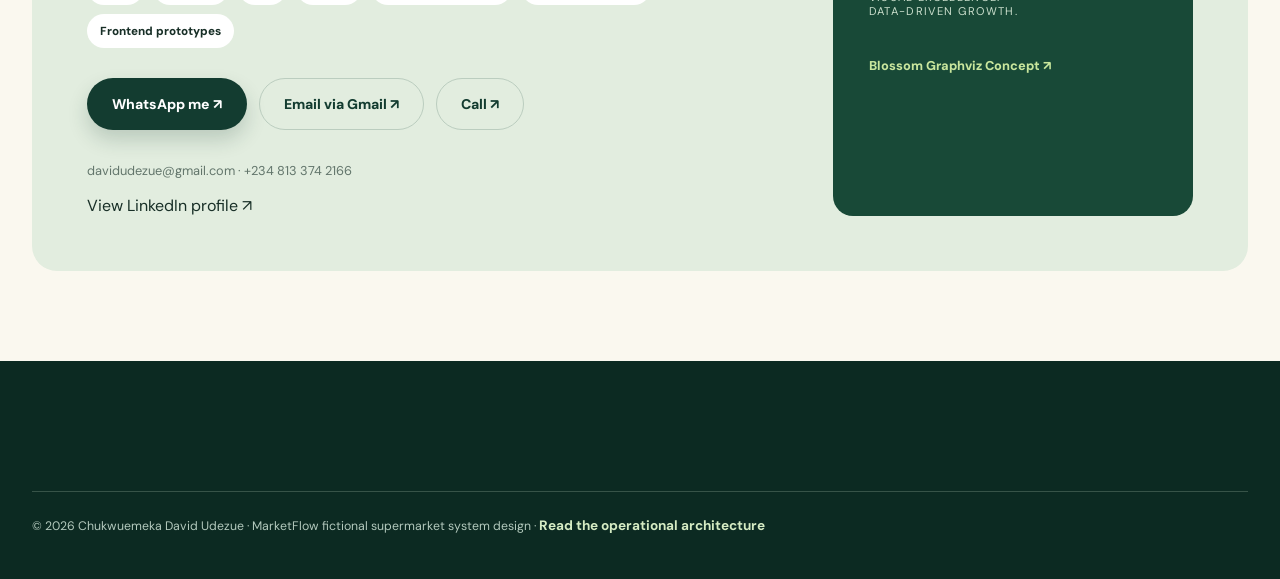
<file: case-study.html>
<!doctype html><html lang="en"><head><meta charset="utf-8"><meta name="viewport" content="width=device-width,initial-scale=1"><meta name="theme-color" content="#123c2d"><title>Case Study | MarketFlow · Chukwuemeka David Udezue</title><link rel="icon" href="assets/img/mark.svg" type="image/svg+xml"><link rel="stylesheet" href="assets/styles.css"><script defer src="assets/data.js"></script><script defer src="assets/app.js"></script></head><body data-page="case"><a class="skip" href="#main">Skip to main content</a><div class="notice">PORTFOLIO CASE STUDY · FICTIONAL RETAIL BUSINESS · SYNTHETIC DATA DEMONSTRATION</div><header class="header"><a class="brand" href="index.html"><span class="brand-icon">M<span>↗</span></span><span>MARKETFLOW<small>CASE STUDY / CRAFTTMEAL</small></span></a><nav id="nav" class="nav"><a href="index.html">Shop</a><a href="operations.html">Operations lab</a><a class="active" href="case-study.html">Case study</a><a href="architecture.html">How it works</a><a href="#contact">Contact analyst</a></nav><div class="header-actions"><button id="menuToggle" class="icon-button mobile-menu">☰</button><a class="button secondary small" href="operations.html">Explore dashboard ↗</a></div></header>
<main id="main"><section class="case-hero section-width"><div><span class="eyebrow">END-TO-END DATA ANALYTICS + RETAIL SYSTEM DESIGN</span><h1>From scattered records<br>to <em>retail intelligence.</em></h1><p>Problem framing, data preparation, AI-assisted exploratory analysis, management recommendations and an interactive supermarket operations prototype.</p><div class="hero-actions"><a href="#method" class="button primary">Explore my process ↘</a><a href="docs/MarketFlow_Project_Methodology.pdf" class="button secondary" download>Download project report ↓</a></div><div class="case-author"><span class="author-monogram">CDU</span><div><strong>Chukwuemeka David Udezue</strong><span>Data Analyst · BI & Visualisation Specialist · Blossom Graphviz Concept</span></div></div></div><div class="case-visual"><img src="assets/img/marketflow-inventory.jpg" alt="AI-generated illustrative image of an inventory worker checking supermarket stock"><div class="case-visual-tag">AI-GENERATED CONCEPT PHOTO <strong>SHOP + OPERATIONS + ANALYTICS</strong></div></div></section>
<section class="section-width integrity-note"><strong>Project provenance</strong><p>MarketFlow is a fictional supermarket product and portfolio demonstration. Its illustrative analytical benchmark intentionally matches selected figures from a separate coffee-shop assessment. Product, category and outlet names have been replaced with synthetic examples. This is <b>not evidence of genuine supermarket sales, a client commission, deployed cloud infrastructure, or measured business impact</b>.</p></section>
<section class="section-width case-section" id="brief"><div class="section-head"><div><span class="eyebrow">01 / THE BRIEF</span><h2>A supermarket needs<br><em>more than reports.</em></h2></div></div><div class="problem-grid"><article><span>01 / SALES</span><h3>Which categories and outlets lead?</h3><p>Measure revenue contribution, product mix, transaction size and potential store-level gaps.</p></article><article><span>02 / DEMAND</span><h3>When are customers shopping?</h3><p>Identify busiest days and hours to review staffing, checkout capacity and replenishment timing.</p></article><article><span>03 / WASTE</span><h3>Where is inventory being lost?</h3><p>Investigate perishable stock waste, reconcile inventory movements and test demand-based purchasing.</p></article></div></section>
<section class="section-width case-section" id="method"><div class="section-head"><div><span class="eyebrow">02 / METHODOLOGY</span><h2>Every stage.<br><em>Every decision documented.</em></h2><p>Click any step to see the reasoning, tools and expected artifact.</p></div></div><div class="timeline-layout"><div id="methodTabs" class="method-tabs" role="tablist" aria-label="Project methodology"></div><article id="methodDetail" class="method-detail" role="tabpanel" aria-live="polite"></article></div></section>
<section class="section-width case-section" id="outcomes"><div class="section-head"><div><span class="eyebrow">03 / ANALYSIS DEMONSTRATION</span><h2>Evidence, not decoration<span class="accent">.</span></h2><p>These are synthetic supermarket visualisations using an illustrative historical benchmark; not observations from a real supermarket.</p></div></div><div class="case-kpis"><div><small>BENCHMARK REVENUE</small><strong>233,635.95 <small>CU</small></strong></div><div><small>BENCHMARK TRANSACTIONS</small><strong>39,271</strong></div><div><small>BENCHMARK WASTE RATE</small><strong>60.93%</strong></div><div><small>DEMO OUTLETS</small><strong>3</strong></div></div><div class="analysis-mini-grid"><article><h3>Sales and category performance</h3><p>Compare department contribution and location distribution. The baseline figures are transferred for interface testing, not claimed as supermarket findings.</p><a href="operations.html?chart=category">Open interactive sales chart ↗</a></article><article><h3>Shopping demand patterns</h3><p>Inspect hourly demand and average weekday traffic. Use results to formulate staffing and service hypotheses.</p><a href="operations.html?chart=hour">Open interactive demand chart ↗</a></article><article><h3>Waste and inventory</h3><p>Inspect simulated product-level waste and investigate reconciliation exceptions before operational decisions.</p><a href="operations.html?chart=waste">Open interactive waste chart ↗</a></article></div></section>
<section class="section-width case-section" id="visual-evidence"><div class="section-head"><div><span class="eyebrow">VISUAL DEMONSTRATIONS</span><h2>Supermarket analysis views<span class="accent">.</span></h2><p>Original charts produced from synthetic demonstration aggregates. Download and inspect them separately from the interactive dashboard.</p></div></div><div class="evidence-gallery"><a href="assets/img/demo-revenue-by-department.png" target="_blank" rel="noopener"><img src="assets/img/demo-revenue-by-department.png" alt="Synthetic supermarket department revenue analysis" loading="lazy"><span>Department revenue ↗</span></a><a href="assets/img/demo-hourly-demand.png" target="_blank" rel="noopener"><img src="assets/img/demo-hourly-demand.png" alt="Synthetic hourly supermarket demand chart" loading="lazy"><span>Hourly demand ↗</span></a><a href="assets/img/demo-perishables-waste.png" target="_blank" rel="noopener"><img src="assets/img/demo-perishables-waste.png" alt="Synthetic perishable inventory waste chart" loading="lazy"><span>Perishables waste ↗</span></a></div></section>
<section class="section-width case-section"><div class="section-head"><div><span class="eyebrow">04 / RECOMMENDATIONS</span><h2>Translate analysis<br><em>into testable actions.</em></h2></div></div><div class="three-columns"><article class="recommend-card"><span>REVENUE</span><h3>Protect high-demand categories</h3><p>Track department contribution, margin and stock availability. Test cross-category promotions before scaling.</p><small>KPIs: revenue, gross margin, stockouts</small></article><article class="recommend-card"><span>DEMAND</span><h3>Plan for customer peaks</h3><p>Compare store-specific traffic, experiment with staffing and monitor queue times and conversion.</p><small>KPIs: transactions/hour, wait time</small></article><article class="recommend-card"><span>INVENTORY</span><h3>Control perishables waste</h3><p>Audit waste definitions, reconcile stock movements and pilot smaller replenishment batches.</p><small>KPIs: weighted waste, sell-through</small></article></div></section>
<section class="section-width case-section"><div class="section-head"><div><span class="eyebrow">05 / WHAT THE DEMO PROVES</span><h2>Working interactions.<br><em>Clear boundaries.</em></h2></div></div><div class="scope-grid"><div><span class="success-dot">✓</span><h3>Implemented in the browser</h3><p>Responsive catalogue, search, filtering, cart, local checkout, order receipts, management view, chart explorer, stock updates and CSV exports.</p></div><div><span class="warning-dot">!</span><h3>Not yet production deployment</h3><p>Real payments, shared cloud orders, protected manager accounts, secure delivery workflows, supplier feeds and automatic reconciliation require backend configuration and testing.</p></div></div></section>
<section class="section-width case-section" id="downloads"><div class="section-head"><div><span class="eyebrow">06 / PROJECT DELIVERABLES</span><h2>Inspect the assets.<br><em>Download the work.</em></h2></div></div><div class="download-grid"><a href="data/MarketFlow_Synthetic_Data_and_Method.xlsx" download><span class="download-type">XLSX</span><strong>Prepared synthetic analysis workbook</strong><small>Demo catalogue, outlets, inventory calculations and workflow audit</small><b>Download ↓</b></a><a href="docs/MarketFlow_Project_Methodology.pdf" download><span class="download-type">PDF</span><strong>Process and portfolio report</strong><small>Business problem, project stages, insights, architecture and scope</small><b>Download ↓</b></a><a href="data/sample_products.csv" download><span class="download-type">CSV</span><strong>Synthetic product catalogue</strong><small>24 mock SKUs, prices, categories and starting stock</small><b>Download ↓</b></a><a href="data/sample_store_summary.csv" download><span class="download-type">CSV</span><strong>Synthetic outlet summaries</strong><small>3 fictional stores and illustrative benchmark metrics</small><b>Download ↓</b></a><a href="data/sample_analytics.json" download><span class="download-type">JSON</span><strong>Analysis demonstration figures</strong><small>Aggregate benchmarks used by the interactive chart explorer</small><b>Download ↓</b></a><a href="docs/Implementation_Roadmap.md" download><span class="download-type">MD</span><strong>Production implementation roadmap</strong><small>Delivery stages, security, payments and cloud requirements</small><b>Download ↓</b></a><a href="cloud/supabase_schema.sql" download><span class="download-type">SQL</span><strong>Optional cloud schema starter</strong><small>Database starter for a future hosted implementation</small><b>Download ↓</b></a></div></section>
<section class="section-width analyst-section" id="contact"><div><span class="eyebrow">07 / THE ANALYST & DEVELOPER</span><h2>Hi, I'm<br><em>Chukwuemeka David.</em></h2><p>Data Analyst, Business Intelligence & Visualisation Specialist at Blossom Graphviz Concept. I connect problem discovery, data quality, analysis, storytelling and practical digital products.</p><div class="skill-tags"><span>Excel</span><span>Power BI</span><span>SQL</span><span>Python</span><span>AI-assisted analysis</span><span>Dashboard Design</span><span>Frontend prototypes</span></div><div class="hero-actions"><a class="button primary" href="https://wa.me/2348133742166" target="_blank" rel="noopener">WhatsApp me ↗</a><a class="button secondary" href="https://mail.google.com/mail/?view=cm&fs=1&to=davidudezue@gmail.com" target="_blank" rel="noopener">Email via Gmail ↗</a><a class="button secondary" href="tel:+2348133742166">Call ↗</a></div><p class="contact-line">davidudezue@gmail.com · +234 813 374 2166</p><a href="https://www.linkedin.com/in/udezue-david-732843246" target="_blank" rel="noopener">View LinkedIn profile ↗</a></div><aside class="profile-panel"><div class="profile-initials">CDU</div><strong>CRAFTTMEAL</strong><small>VISUAL EXCELLENCE.<br>DATA-DRIVEN GROWTH.</small><a href="https://blossomos.com" target="_blank" rel="noopener">Blossom Graphviz Concept ↗</a></aside></section></main><footer class="footer"><div class="section-width footer-foot">© 2026 Chukwuemeka David Udezue · MarketFlow fictional supermarket system design · <a href="architecture.html">Read the operational architecture</a></div></footer><div class="toast" id="toast" role="status"></div></body></html>
</file>
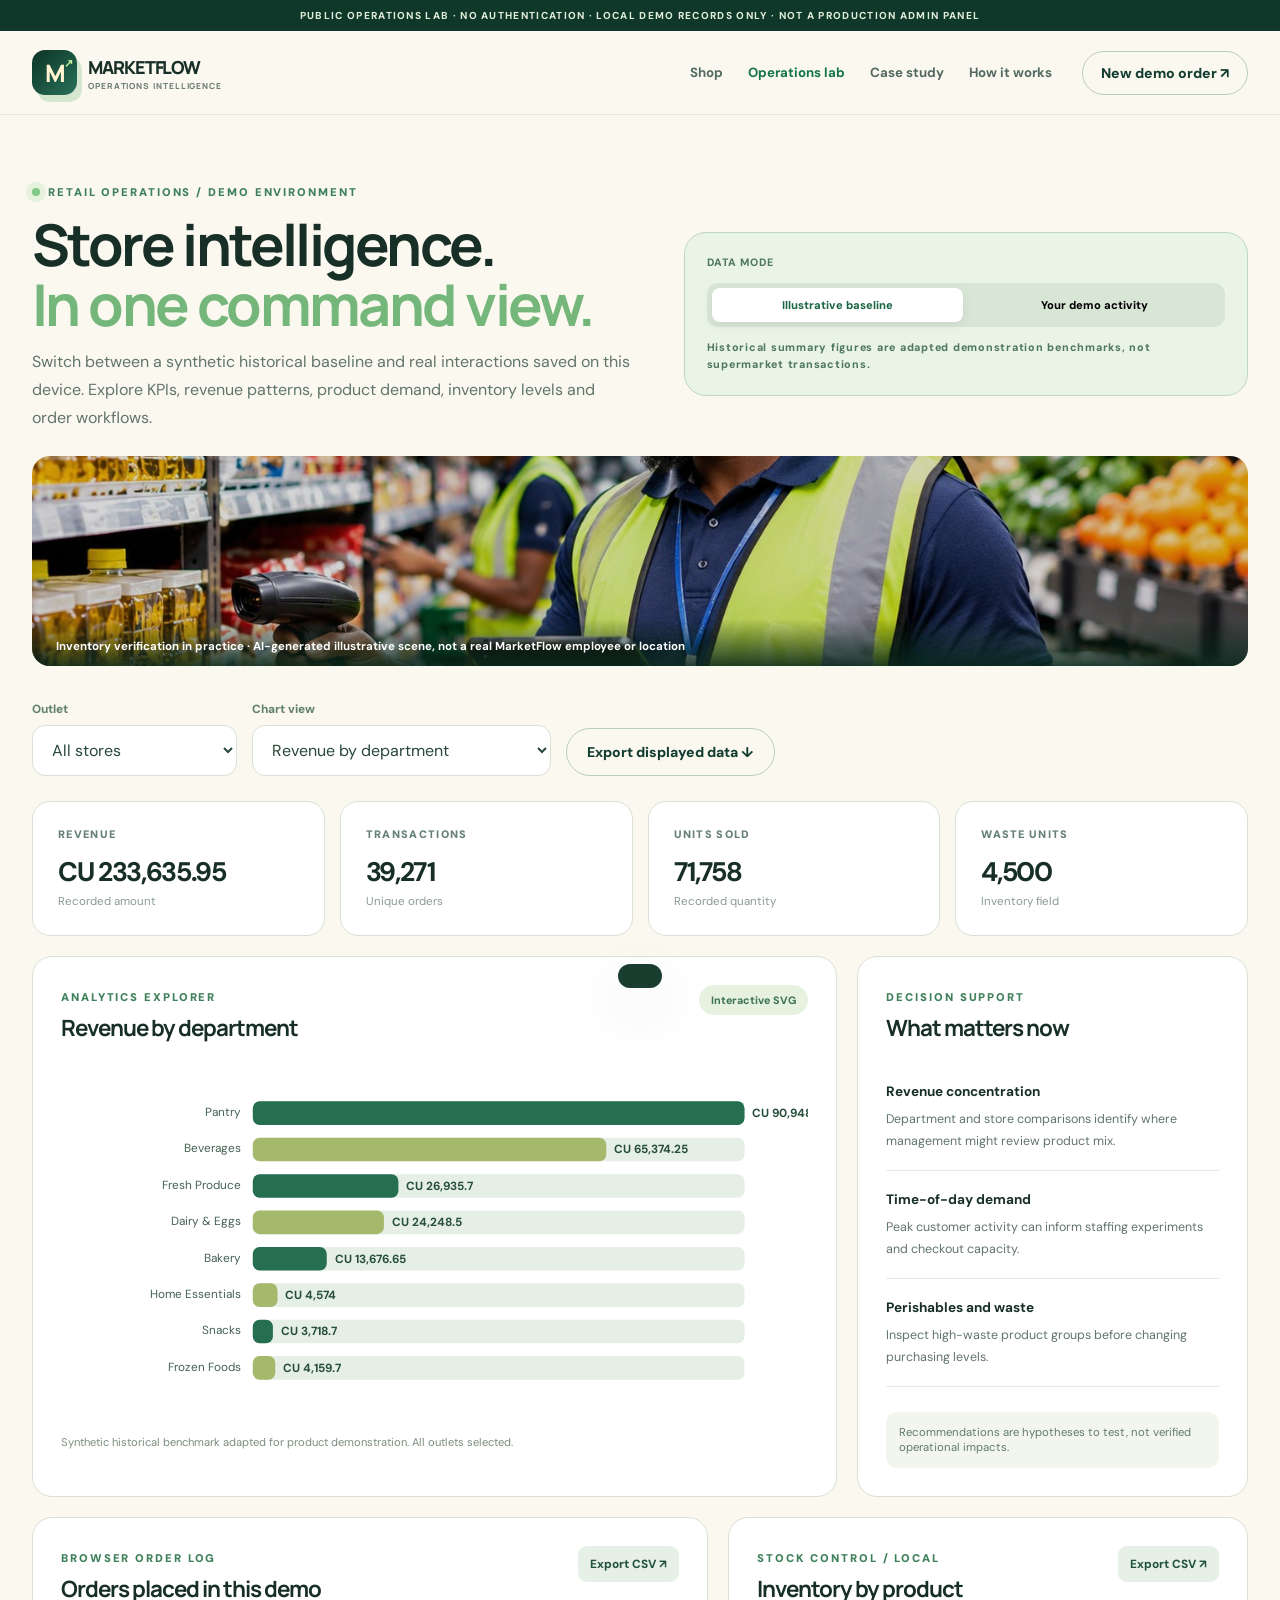
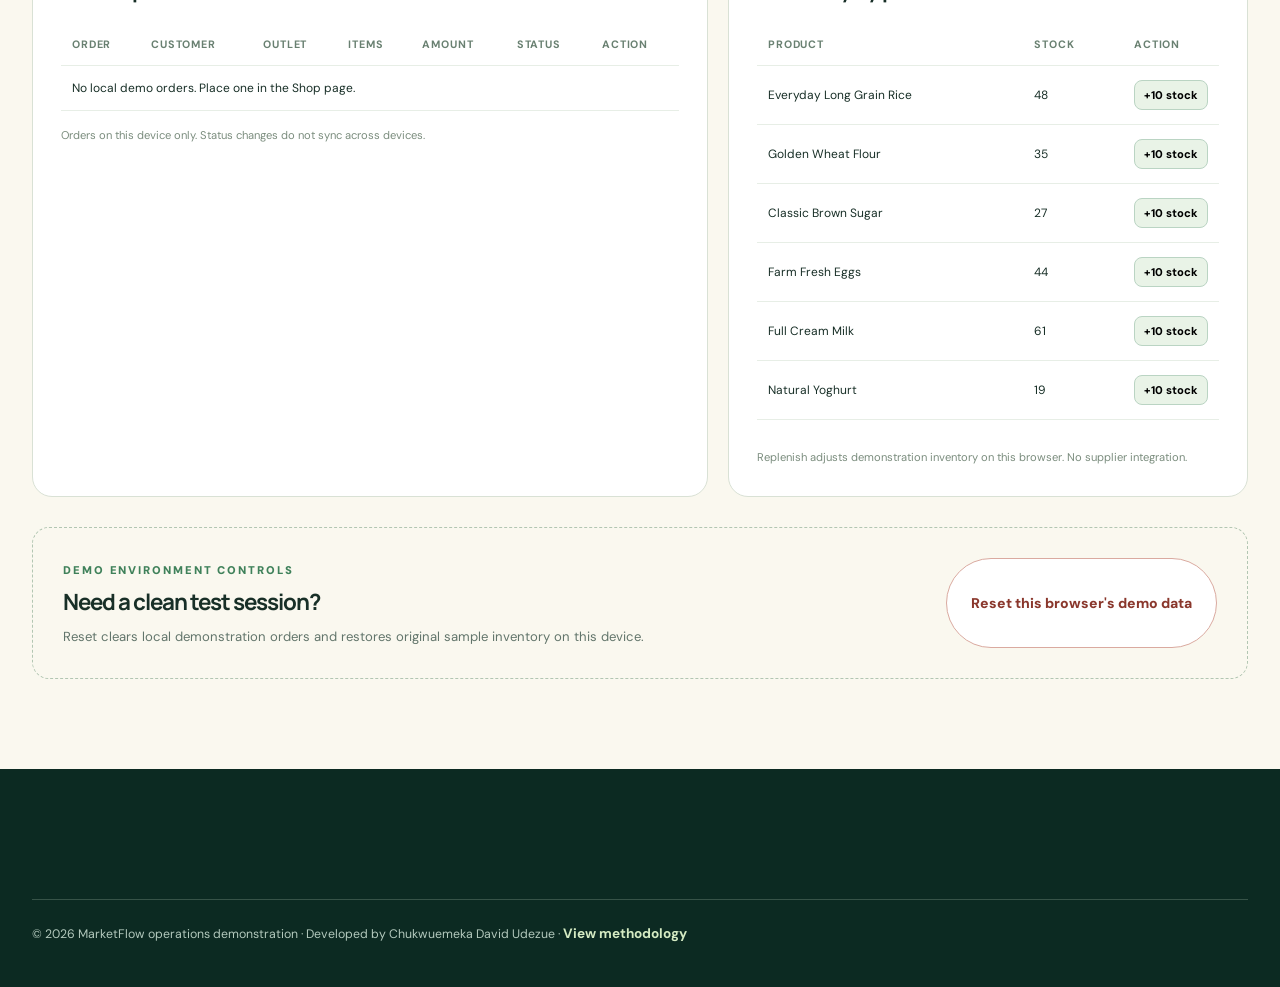
<file: operations.html>
<!doctype html><html lang="en"><head><meta charset="utf-8"><meta name="viewport" content="width=device-width,initial-scale=1"><meta name="theme-color" content="#123c2d"><title>Operations Lab | MarketFlow</title><link rel="icon" href="assets/img/mark.svg" type="image/svg+xml"><link rel="stylesheet" href="assets/styles.css"><script defer src="assets/data.js"></script><script defer src="assets/app.js"></script></head><body data-page="operations"><a class="skip" href="#main">Skip to main content</a><div class="notice">PUBLIC OPERATIONS LAB · NO AUTHENTICATION · LOCAL DEMO RECORDS ONLY · NOT A PRODUCTION ADMIN PANEL</div><header class="header"><a class="brand" href="index.html"><span class="brand-icon">M<span>↗</span></span><span>MARKETFLOW<small>OPERATIONS INTELLIGENCE</small></span></a><nav id="nav" class="nav" aria-label="Main navigation"><a href="index.html">Shop</a><a class="active" href="operations.html">Operations lab</a><a href="case-study.html">Case study</a><a href="architecture.html">How it works</a></nav><div class="header-actions"><button id="menuToggle" class="icon-button mobile-menu" aria-label="Toggle navigation">☰</button><a href="index.html#catalog" class="button small secondary">New demo order ↗</a></div></header><main id="main"><div class="section-width ops-layout"><section class="ops-intro"><div><span class="eyebrow"><span class="pulse"></span> RETAIL OPERATIONS / DEMO ENVIRONMENT</span><h1>Store intelligence.<br><em>In one command view.</em></h1><p>Switch between a synthetic historical baseline and real interactions saved on this device. Explore KPIs, revenue patterns, product demand, inventory levels and order workflows.</p></div><div class="ops-banner"><span>DATA MODE</span><div class="segmented" role="group" aria-label="Analysis data mode"><button id="baselineMode" class="selected">Illustrative baseline</button><button id="localMode">Your demo activity</button></div><small>Historical summary figures are adapted demonstration benchmarks, not supermarket transactions.</small></div></section><figure class="ops-photo-strip"><img src="assets/img/marketflow-inventory.jpg" alt="AI-generated illustration of an inventory worker checking supermarket shelves" loading="lazy"><figcaption>Inventory verification in practice · AI-generated illustrative scene, not a real MarketFlow employee or location</figcaption></figure><section class="ops-filters"><div><label for="storeFilter">Outlet</label><select id="storeFilter"><option value="all">All stores</option><option value="ST01">Central Market</option><option value="ST02">Riverside</option><option value="ST03">Uptown</option></select></div><div><label for="opsChartMetric">Chart view</label><select id="opsChartMetric"><option value="category">Revenue by department</option><option value="store">Revenue by store</option><option value="hour">Customer transactions by hour</option><option value="weekday">Average transactions by weekday</option><option value="waste">Illustrative waste by item</option></select></div><button class="button secondary" id="exportOps">Export displayed data ↓</button></section><section class="ops-kpis" id="opsKpis" aria-live="polite"></section><section class="ops-main-grid"><article class="ops-card chart-feature"><div class="card-heading"><div><span class="eyebrow">ANALYTICS EXPLORER</span><h2 id="opsChartTitle">Revenue by department</h2></div><span class="tiny-pill">Interactive SVG</span></div><div id="opsChart" class="ops-chart"></div><p id="opsChartNote" class="chart-footnote"></p></article><article class="ops-card insight-side"><div class="card-heading"><div><span class="eyebrow">DECISION SUPPORT</span><h2>What matters now</h2></div></div><div id="opsInsight" class="insight-list"></div><div class="insight-disclaimer">Recommendations are hypotheses to test, not verified operational impacts.</div></article></section><section class="ops-main-grid lower-grid"><article class="ops-card"><div class="card-heading"><div><span class="eyebrow">BROWSER ORDER LOG</span><h2>Orders placed in this demo</h2></div><button id="downloadOrders" class="mini-btn">Export CSV ↗</button></div><div class="table-scroll"><table><thead><tr><th>Order</th><th>Customer</th><th>Outlet</th><th>Items</th><th>Amount</th><th>Status</th><th>Action</th></tr></thead><tbody id="orderRows"></tbody></table></div><p class="chart-footnote">Orders on this device only. Status changes do not sync across devices.</p></article><article class="ops-card"><div class="card-heading"><div><span class="eyebrow">STOCK CONTROL / LOCAL</span><h2>Inventory by product</h2></div><button id="downloadStock" class="mini-btn">Export CSV ↗</button></div><div class="table-scroll stock-scroll"><table><thead><tr><th>Product</th><th>Stock</th><th>Action</th></tr></thead><tbody id="stockRows"></tbody></table></div><p class="chart-footnote">Replenish adjusts demonstration inventory on this browser. No supplier integration.</p></article></section><section class="ops-foot-actions"><div><span class="eyebrow">DEMO ENVIRONMENT CONTROLS</span><h2>Need a clean test session?</h2><p>Reset clears local demonstration orders and restores original sample inventory on this device.</p></div><button class="button danger-outline" id="resetDemo">Reset this browser's demo data</button></section></div></main><footer class="footer"><div class="section-width footer-foot">© 2026 MarketFlow operations demonstration · Developed by Chukwuemeka David Udezue · <a href="case-study.html">View methodology</a></div></footer><div class="toast" id="toast" role="status" aria-live="polite"></div></body></html>
</file>
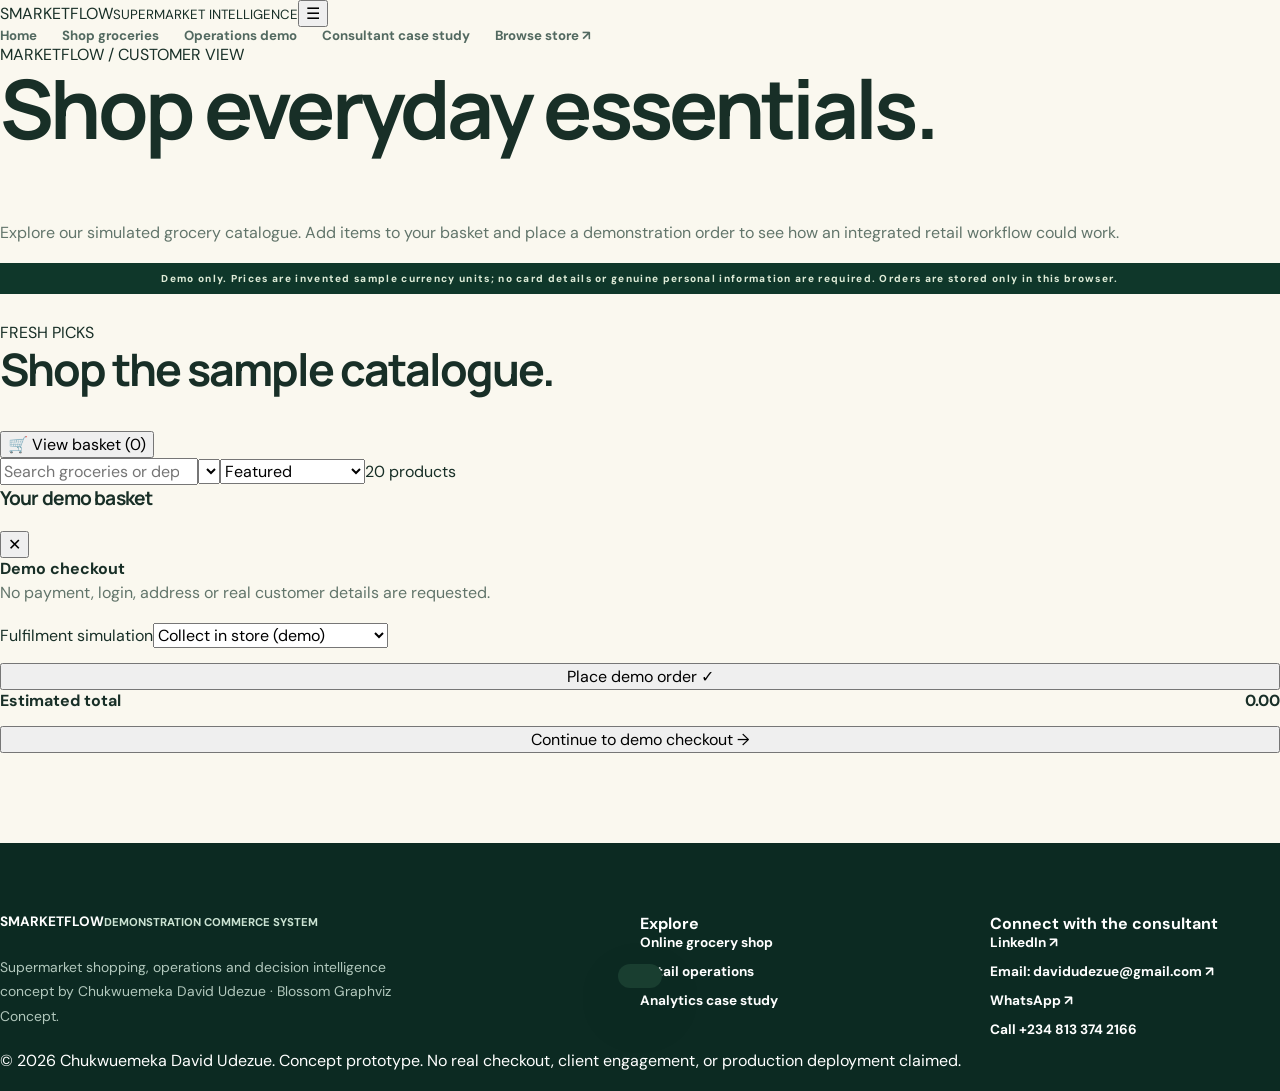
<file: shop.html>
<!doctype html><html lang="en"><head><meta charset="utf-8"><meta name="viewport" content="width=device-width,initial-scale=1"><meta name="theme-color" content="#0f6656"><meta name="description" content="Sample supermarket catalogue with cart and browser-only simulated checkout."><title>Shop groceries | MarketFlow by Crafttmeal</title><link rel="icon" href="assets/favicon.svg" type="image/svg+xml"><link rel="stylesheet" href="assets/styles.css"><script defer src="assets/catalogue.js"></script><script defer src="assets/app.js"></script></head><body><a class="sr-only" href="#main">Skip to content</a><header class="topbar"><div class="container top-inner"><a class="logo" href="index.html"><span class="mark">S</span><span>MARKETFLOW<small>SUPERMARKET INTELLIGENCE</small></span></a><button id="menu-toggle" class="menu-toggle" aria-label="Toggle navigation" aria-expanded="false">☰</button><nav id="nav" class="nav" aria-label="Main navigation"><a href="index.html">Home</a><a href="shop.html">Shop groceries</a><a href="operations.html">Operations demo</a><a href="case-study.html">Consultant case study</a><a class="nav-cart" href="shop.html">Browse store ↗</a></nav></div></header><main id="main"><section class="page-intro"><div class="container"><span class="tag">MARKETFLOW / CUSTOMER VIEW</span><h1>Shop everyday essentials.</h1><p>Explore our simulated grocery catalogue. Add items to your basket and place a demonstration order to see how an integrated retail workflow could work.</p><div class="notice">Demo only. Prices are invented sample currency units; no card details or genuine personal information are required. Orders are stored only in this browser.</div></div></section><section class="section" style="padding-top:28px"><div class="container"><div class="section-header"><div><span class="tag">FRESH PICKS</span><h2>Shop the sample catalogue.</h2></div><button class="btn" id="cart-toggle">🛒 View basket (<span id="cart-count">0</span>)</button></div><div class="toolbar"><input class="field search" id="product-search" type="search" placeholder="Search groceries or department..." aria-label="Search catalogue"><select id="category-select" class="field" aria-label="Filter department"></select><select id="sort-select" class="field" aria-label="Sort catalogue"><option value="featured">Featured</option><option value="priceLow">Price: low to high</option><option value="priceHigh">Price: high to low</option><option value="name">Product name</option></select><span class="pill" id="product-count">20 products</span></div><div id="products-grid" class="product-grid" aria-live="polite"></div></div></section><div class="backdrop" id="cart-backdrop"></div><aside id="cart-drawer" class="cart-drawer" aria-label="Shopping basket" aria-hidden="true"><div class="drawer-head"><h3>Your demo basket</h3><button class="icon-btn" id="cart-close" aria-label="Close basket">✕</button></div><div class="drawer-content"><div id="cart-lines"></div><div id="last-receipt"></div><div class="checkout" id="checkout-fields"><form id="checkout-form"><strong>Demo checkout</strong><p class="smallprint">No payment, login, address or real customer details are requested.</p><label>Fulfilment simulation</label><select class="field" aria-label="Select simulated fulfilment"><option>Collect in store (demo)</option><option>Delivery interest (demo only)</option></select><button class="btn" type="submit" style="width:100%;margin-top:15px">Place demo order ✓</button></form></div></div><div class="drawer-foot"><div style="display:flex;justify-content:space-between;margin-bottom:15px"><b>Estimated total</b><strong id="cart-total">0.00</strong></div><button class="btn" id="checkout-open" style="width:100%">Continue to demo checkout →</button></div></aside></main><footer class="footer"><div class="container"><div class="footer-grid"><div><a class="logo" href="index.html"><span class="mark">S</span><span style="color:#fff">MARKETFLOW<small style="color:#cce4d4">DEMONSTRATION COMMERCE SYSTEM</small></span></a><p>Supermarket shopping, operations and decision intelligence concept by Chukwuemeka David Udezue · Blossom Graphviz Concept.</p></div><div><b>Explore</b><a href="shop.html">Online grocery shop</a><a href="operations.html">Retail operations</a><a href="case-study.html">Analytics case study</a></div><div><b>Connect with the consultant</b><a href="https://www.linkedin.com/in/udezue-david-732843246" target="_blank" rel="noopener">LinkedIn ↗</a><a href="https://mail.google.com/mail/?view=cm&fs=1&to=davidudezue%40gmail.com" target="_blank" rel="noopener">Email: davidudezue@gmail.com ↗</a><a href="https://wa.me/2348133742166" target="_blank" rel="noopener">WhatsApp ↗</a><a href="tel:+2348133742166">Call +234 813 374 2166</a></div></div><div class="footer-bottom">© <span id="year">2026</span> Chukwuemeka David Udezue. Concept prototype. No real checkout, client engagement, or production deployment claimed.</div></div></footer><div id="toast" class="toast" role="status" aria-live="polite"></div></body></html>
</file>
<file: assets/styles.css>
@import url('https://fonts.googleapis.com/css2?family=DM+Sans:wght@400;500;600;700;800&family=Manrope:wght@400;500;600;700;800&display=swap');
:root{--forest:#133c30;--deep:#0b251f;--pine:#1c5745;--mint:#cfe9cf;--lime:#d5ea95;--cream:#faf8ef;--paper:#fffdf8;--gold:#e9bc67;--ink:#182f27;--muted:#62756b;--stroke:#d9e1d5;--shadow:0 22px 60px rgba(24,53,40,.12);--radius:23px}*{box-sizing:border-box}html{scroll-behavior:smooth}body{margin:0;background:var(--cream);color:var(--ink);font-family:'DM Sans',Arial,sans-serif;-webkit-font-smoothing:antialiased}button,input,select{font:inherit}button{cursor:pointer}a{color:inherit;text-decoration:none}img{max-width:100%;display:block}h1,h2,h3,h4,p{margin-top:0}h1,h2,h3{font-family:'Manrope',sans-serif;letter-spacing:-.045em}h1{font-size:clamp(3rem,6.4vw,6.3rem);line-height:1.05}h2{font-size:clamp(2rem,3.5vw,3.5rem);line-height:1.14}h3{font-size:1.2rem}p{line-height:1.76;color:var(--muted)}em{font-style:normal;color:#75b77b}.accent{color:#6aab74}.section-width{width:min(1220px,calc(100% - 64px));margin-inline:auto}.sr-only{position:absolute;width:1px;height:1px;clip:rect(0,0,0,0);overflow:hidden;white-space:nowrap}.skip{position:absolute;left:-1000px;top:0;z-index:99;background:white;color:black;padding:1rem}.skip:focus{left:1rem}.notice{background:#0f372a;text-align:center;color:#dfecd8;letter-spacing:.13em;padding:9px 18px;font-size:.63rem;font-weight:800}.header{height:84px;background:rgba(250,248,239,.92);backdrop-filter:blur(18px);position:sticky;top:0;z-index:30;border-bottom:1px solid #e4e8de;display:flex;align-items:center;gap:30px;padding:0 max(32px,calc((100% - 1220px)/2))}.brand{display:flex;align-items:center;gap:11px;font-family:Manrope,sans-serif;font-size:1.12rem;letter-spacing:-.06em;font-weight:800;white-space:nowrap}.brand small{display:block;font-size:.52rem;letter-spacing:.11em;font-weight:800;color:#708177;margin-top:1px}.brand-icon{display:grid;place-items:center;background:linear-gradient(135deg,#0d3326,#287359);color:#fff3d2;width:45px;height:45px;border-radius:13px;box-shadow:5px 7px 0 #d5e6cf;font-weight:900;font-size:1.5rem;position:relative}.brand-icon span{font-size:.7rem;position:absolute;right:5px;top:5px;color:#cef4a1}.nav{display:flex;align-items:center;gap:25px;margin-left:auto}.nav a{font-weight:700;color:#526960;font-size:.83rem;transition:.2s}.nav a:hover,.nav a.active{color:#14734b}.header-actions{display:flex;align-items:center;gap:12px}.cart-trigger{background:#174c3b;border:0;color:#fff;border-radius:99px;padding:12px 18px;font-weight:800}.cart-trigger span{display:inline-grid;place-items:center;width:24px;height:24px;background:var(--lime);color:var(--forest);border-radius:50%;margin-left:6px}.icon-button{background:none;border:0;font-size:1.4rem}.mobile-menu{display:none}.button{border:1px solid transparent;border-radius:999px;display:inline-flex;align-items:center;justify-content:center;gap:14px;font-weight:800;padding:16px 24px;font-size:.88rem;transition:transform .2s,box-shadow .2s}.button:hover{transform:translateY(-3px)}.button.primary{background:var(--forest);color:#fff;box-shadow:0 10px 20px #133c3030}.button.secondary{border-color:#bbcdbf;background:transparent;color:var(--forest)}.button.small{padding:12px 18px}.button.full{width:100%}.danger-outline{border-color:#daaaa0;color:#8a372c;background:#fff}.eyebrow{display:inline-flex;align-items:center;gap:8px;color:#3f815a;font-size:.7rem;letter-spacing:.17em;font-weight:900;text-transform:uppercase}.pulse{width:8px;height:8px;border-radius:50%;background:#80c987;box-shadow:0 0 0 6px #8fd08f30}.shop-hero{min-height:650px;display:grid;grid-template-columns:1fr 1.03fr;align-items:center;gap:58px;padding-block:84px}.shop-hero h1{margin:20px 0 24px}.shop-hero-copy>p{font-size:1.04rem;max-width:560px}.hero-actions{display:flex;gap:12px;flex-wrap:wrap;margin:30px 0}.hero-micro{display:flex;gap:17px;flex-wrap:wrap;color:#6b7f71;font-weight:700;font-size:.72rem}.shop-hero-visual{position:relative;perspective:900px}.shop-hero-visual:before{content:'';position:absolute;inset:18px -22px -25px 25px;background:var(--mint);border-radius:32px;transform:rotate(4deg);z-index:-1}.shop-hero-visual img{border-radius:28px;box-shadow:0 35px 70px #193d2a30;transform:rotateY(-7deg) rotateX(3deg);transition:transform .4s}.shop-hero-visual:hover img{transform:rotateY(0) rotateX(0)}.floatcard{position:absolute;background:white;padding:13px 17px;border:1px solid #d8e2d4;border-radius:14px;box-shadow:var(--shadow);display:grid;gap:2px}.floatcard strong{font-size:1rem;color:#17563c}.floatcard span{font-size:.73rem;color:var(--muted)}.float-top{right:-17px;top:38px}.float-bottom{left:-22px;bottom:32px}.info-marquee{background:#e4efdf;border-block:1px solid #d5e8cd}.info-marquee-inner{display:flex;justify-content:space-between;align-items:center;gap:20px;padding-block:18px;color:#477159;font-weight:800;font-size:.73rem;letter-spacing:.045em}.shop-section,.how-shopping,.case-section,.arch-section{padding-block:82px}.section-head{display:flex;justify-content:space-between;align-items:end;margin-bottom:32px;gap:25px}.section-head h2{margin:12px 0}.section-head p{max-width:680px;margin:0}.catalog-summary{background:#e7f1e1;border-radius:16px;padding:15px 25px;min-width:135px;text-align:center}.catalog-summary strong{display:block;font-size:2rem}.catalog-summary span{color:var(--muted);font-size:.75rem}.catalog-tools{display:flex;gap:12px;margin-bottom:24px;flex-wrap:wrap}.catalog-tools select,.searchbox,.ops-filters select{border:1px solid var(--stroke);border-radius:13px;background:white;color:#284839;padding:13px 15px;outline-color:#5eb17f}.searchbox{display:flex;align-items:center;flex:1;min-width:240px;gap:10px}.searchbox input{border:0;background:transparent;outline:none;width:100%;color:var(--ink)}.searchbox span{font-size:1.3rem}.product-grid{display:grid;grid-template-columns:repeat(4,minmax(0,1fr));gap:18px}.product-card{background:white;border:1px solid #e0e5dc;border-radius:22px;overflow:hidden;transition:transform .2s,box-shadow .2s}.product-card:hover{transform:translateY(-5px);box-shadow:var(--shadow)}.product-card .product-image{background:#eef5e9;padding:15px;position:relative}.product-card img{width:100%;height:185px;object-fit:contain}.product-card .product-tag{position:absolute;top:14px;left:14px;background:white;padding:7px 9px;border-radius:50px;font-size:.66rem;font-weight:800;color:#52745a}.product-card-body{padding:19px}.product-card .product-cat{font-size:.68rem;letter-spacing:.09em;color:#78917d;text-transform:uppercase;font-weight:800}.product-card h3{font-size:1.01rem;margin:8px 0 7px;min-height:43px}.product-card .product-unit{font-size:.76rem;color:#7e8c84;margin:0}.product-card-bottom{display:flex;justify-content:space-between;align-items:center;margin-top:16px;gap:8px}.product-card-bottom strong{font-size:1.18rem}.add-btn{border:0;border-radius:11px;background:#214e3d;color:white;font-weight:800;padding:11px 13px;font-size:.75rem}.add-btn:disabled{background:#c8c8c8;cursor:not-allowed}.three-columns,.problem-grid{display:grid;grid-template-columns:repeat(3,minmax(0,1fr));gap:19px}.step-card,.problem-grid article,.recommend-card,.control-grid article{padding:32px;background:#fff;border:1px solid var(--stroke);border-radius:20px}.step-num{color:#89b06a;font-size:1.3rem;font-weight:900}.step-card h3{margin:24px 0 10px}.step-card p{margin-bottom:0}.split-banner{display:grid;grid-template-columns:1fr 1fr;gap:60px;align-items:center;padding:55px;background:#e3efdf;border-radius:32px;margin-block:70px}.split-banner img{border-radius:22px;box-shadow:var(--shadow)}.split-banner h2{margin:20px 0}.case-teaser{background:#163f32;color:#fff;border-radius:30px;padding:50px 56px;display:flex;justify-content:space-between;gap:50px;margin-bottom:85px}.case-teaser h2{margin:17px 0;color:white}.case-teaser em{color:#cbe7a4}.case-teaser p{color:#d4e6d7;max-width:620px}.case-teaser .secondary{border-color:#aecaba;color:white}.teaser-stats{min-width:235px;display:grid;gap:22px}.teaser-stats div{border-bottom:1px solid #56806f;padding-bottom:12px}.teaser-stats strong{display:block;font-size:2rem}.teaser-stats span{color:#c5dace;font-size:.7rem}.footer{background:#0c2a22;color:white;margin-top:90px;padding:70px 0 20px}.footer-grid{display:grid;grid-template-columns:2fr 1fr 1fr;gap:60px}.footer p{color:#b2c8bd;max-width:420px;font-size:.87rem;margin-top:25px}.footer h4{margin:0 0 17px}.footer a{display:block;margin-bottom:12px;font-weight:700;font-size:.85rem}.footer a.brand{display:flex}.footer-foot{border-top:1px solid #375348;margin-top:60px;padding-block:25px;color:#b3c9bd;font-size:.77rem}.footer-foot a{display:inline;color:#d5ebc3}.scrim{position:fixed;inset:0;background:#09261fb0;z-index:50}.cart-panel{position:fixed;right:0;top:0;bottom:0;width:min(460px,100vw);background:#fffdf7;z-index:51;transform:translateX(105%);transition:.3s ease;display:flex;flex-direction:column;box-shadow:-22px 0 80px #0003}.cart-panel.open{transform:translateX(0)}.cart-head,.cart-bottom{padding:25px;border-bottom:1px solid var(--stroke)}.cart-head,.modal-head{display:flex;justify-content:space-between;align-items:center}.cart-head small{color:#658273;font-weight:800;letter-spacing:.13em}.cart-head h2{font-size:1.8rem;margin:5px 0}.close-btn{border:0;background:#eef3eb;border-radius:50%;width:38px;height:38px;font-weight:800}.cart-items{padding:19px 25px;flex:1;overflow:auto}.basket-item{display:flex;gap:13px;align-items:center;border-bottom:1px solid #e9eee4;padding:14px 0}.basket-item img{width:68px;height:68px;object-fit:contain;background:#eff5e9;border-radius:11px}.basket-item-info{flex:1}.basket-item-info strong{display:block;font-size:.85rem}.basket-item-info span{display:block;font-size:.74rem;color:var(--muted);margin-top:5px}.qty-ctrl{display:flex;align-items:center;gap:10px}.qty-ctrl button{background:#e6eee1;border:0;width:28px;height:28px;border-radius:8px}.cart-bottom{border-top:1px solid var(--stroke);border-bottom:0}.tiny-note{font-size:.73rem}.cart-total,.checkout-total{display:flex;justify-content:space-between;align-items:center;margin-bottom:18px}.cart-total strong,.checkout-total strong{font-size:1.3rem}.checkout-dialog,.receipt-dialog{width:min(490px,calc(100vw - 25px));border:none;border-radius:25px;padding:28px;background:#fffdf9;box-shadow:0 30px 100px #0005}.checkout-dialog::backdrop,.receipt-dialog::backdrop{background:#0b251fc4}.checkout-form h2,.receipt-dialog h2{margin:10px 0}.checkout-form>p{font-size:.83rem}.checkout-form label{display:block;font-size:.8rem;font-weight:800;margin:17px 0}.checkout-form input,.checkout-form select{display:block;width:100%;border:1px solid var(--stroke);border-radius:11px;padding:13px;margin-top:8px;background:white}.receipt-dialog .button{margin:12px 0}.receipt-details{border-top:1px dashed #bbcbb9;border-bottom:1px dashed #bbcbb9;padding:18px 0;margin:20px 0;font-size:.85rem}.receipt-line{display:flex;justify-content:space-between;margin:9px 0}.toast{position:fixed;bottom:22px;left:50%;transform:translate(-50%,110px);background:#193e30;color:#fff;z-index:100;padding:12px 22px;border-radius:12px;box-shadow:var(--shadow);transition:.3s}.toast.show{transform:translate(-50%,0)}.empty-state{padding:45px 20px;text-align:center;color:#71877b;background:#f1f6ed;border-radius:15px}.ops-layout{padding-top:65px}.ops-intro{display:flex;gap:50px;justify-content:space-between;align-items:center}.ops-intro h1{font-size:clamp(2.5rem,4.5vw,4.8rem);margin:13px 0}.ops-intro p{max-width:710px}.ops-banner{min-width:300px;border:1px solid #bed7c4;background:#e9f3e6;border-radius:22px;padding:22px}.ops-banner>span,.ops-banner small{display:block;color:#50785d;font-size:.67rem;font-weight:800;letter-spacing:.07em}.ops-banner small{margin-top:12px;line-height:1.6}.segmented{display:flex;gap:5px;border-radius:11px;background:#d8e6d6;padding:5px;margin-top:14px}.segmented button{border:0;background:transparent;padding:10px;font-size:.7rem;border-radius:8px;flex:1;font-weight:800}.segmented button.selected{background:#fff;box-shadow:0 4px 12px #0001;color:#1b6745}.ops-filters{display:flex;align-items:end;gap:15px;margin-top:35px;margin-bottom:25px;flex-wrap:wrap}.ops-filters label{display:block;color:#63806a;font-size:.74rem;font-weight:800;margin-bottom:8px}.ops-filters select{min-width:205px}.ops-filters .button{padding:14px 20px}.ops-kpis{display:grid;grid-template-columns:repeat(4,1fr);gap:15px}.kpi-box{background:white;border:1px solid var(--stroke);border-radius:18px;padding:25px}.kpi-box span{display:block;font-size:.68rem;color:#668174;letter-spacing:.12em;font-weight:900}.kpi-box strong{display:block;font-size:clamp(1.4rem,2.1vw,2.2rem);margin-top:13px;letter-spacing:-.05em}.kpi-box small{color:#8a9b90;font-size:.72rem}.ops-main-grid{display:grid;grid-template-columns:minmax(0,1.65fr) minmax(290px,.8fr);gap:20px;margin-top:20px}.ops-card{background:white;border:1px solid var(--stroke);border-radius:20px;padding:28px;min-width:0}.card-heading{display:flex;justify-content:space-between;align-items:start;gap:20px}.card-heading h2{font-size:1.4rem;margin:9px 0 22px}.tiny-pill{font-size:.67rem;font-weight:800;padding:8px 12px;border-radius:99px;background:#e6f1df;color:#3e7553}.ops-chart{width:100%;overflow:auto;min-height:320px}.ops-chart svg{width:100%;height:auto;min-width:490px}.ops-chart text{font-family:'DM Sans',Arial,sans-serif}.chart-footnote{font-size:.7rem;color:#7b8d7e;margin:15px 0 0}.insight-list .insight{padding:17px 0;border-bottom:1px solid #e5eae1}.insight-list .insight strong{font-size:.85rem}.insight-list .insight p{font-size:.78rem;margin:8px 0 0}.insight-disclaimer{font-size:.71rem;background:#f3f6ee;padding:13px;border-radius:11px;margin-top:25px;color:#617b69}.lower-grid{grid-template-columns:1.3fr 1fr}.mini-btn{border:0;background:#e6f0e6;color:#23523f;border-radius:9px;padding:10px 12px;font-size:.74rem;font-weight:800}.table-scroll{max-width:100%;overflow:auto}.stock-scroll{max-height:410px;overflow:auto}table{width:100%;border-collapse:collapse;min-width:520px}td,th{padding:14px 11px;text-align:left;font-size:.75rem;border-bottom:1px solid #e7eee6}th{font-size:.67rem;color:#698071;letter-spacing:.08em;text-transform:uppercase}td button{border:1px solid #bad4c3;background:#e9f3e7;border-radius:8px;padding:7px 9px;font-size:.7rem;font-weight:800}.stock-warn{color:#b05f39;font-weight:800}.ops-foot-actions{margin:30px 0 80px;display:flex;justify-content:space-between;gap:25px;padding:30px;border:1px dashed #b2c6b2;border-radius:17px}.ops-foot-actions h2{font-size:1.4rem;margin:10px 0}.ops-foot-actions p{margin:0;font-size:.82rem}.case-hero{display:grid;grid-template-columns:1.1fr .9fr;gap:50px;align-items:center;padding-block:100px}.case-hero h1{margin:22px 0}.case-hero p{max-width:650px}.case-visual{position:relative}.case-visual img{border-radius:25px;box-shadow:var(--shadow)}.case-visual-tag{position:absolute;bottom:-18px;left:20px;background:white;padding:15px 20px;border-radius:13px;box-shadow:var(--shadow);font-size:.65rem;color:#76907b}.case-visual-tag strong{display:block;color:#23533c;margin-top:5px}.case-author{display:flex;gap:13px;align-items:center;margin-top:34px}.author-monogram{background:#1d533f;color:white;border-radius:50%;width:55px;height:55px;display:grid;place-items:center;font-weight:900}.case-author strong{display:block;font-size:.9rem}.case-author span:not(.author-monogram){font-size:.7rem;color:#718878}.integrity-note{background:#f5eccf;border:1px solid #e3d6a7;border-left:5px solid #aa8b3a;padding:20px 25px;border-radius:12px}.integrity-note strong{display:block;margin-bottom:7px}.integrity-note p{font-size:.8rem;margin:0;color:#6e623e}.problem-grid article span,.recommend-card span{color:#6b9b65;font-size:.69rem;letter-spacing:.1em;font-weight:900}.problem-grid article h3{margin:20px 0}.problem-grid article p{margin:0}.timeline-layout{display:grid;grid-template-columns:330px 1fr;gap:20px}.method-tabs{display:grid;gap:7px}.method-tabs button{text-align:left;padding:16px;border:1px solid #dde6d9;background:#fff;border-radius:12px;font-weight:800;font-size:.81rem;color:#4e6355}.method-tabs button.selected{background:#1e5441;color:#fff;border-color:#1e5441}.method-tabs button span{color:#7ebc85;margin-right:11px}.method-detail{background:#edf4e8;border:1px solid #d6e5d0;border-radius:22px;padding:40px;min-height:350px}.method-detail h3{font-size:1.9rem;margin:15px 0}.method-detail ul{line-height:1.95;color:#4f6c5c}.method-detail .method-result{border-top:1px solid #c8dcc8;margin-top:25px;padding-top:20px;font-size:.86rem}.case-kpis{display:grid;grid-template-columns:repeat(4,1fr);gap:14px;margin-bottom:22px}.case-kpis>div{background:#173f32;color:#fff;border-radius:15px;padding:25px}.case-kpis small{font-size:.65rem;letter-spacing:.08em;color:#bbd7c8;display:block}.case-kpis strong{font-size:1.55rem;display:block;margin-top:14px}.case-kpis strong small{display:inline}.analysis-mini-grid{display:grid;grid-template-columns:repeat(3,1fr);gap:15px}.analysis-mini-grid article{padding:25px;background:white;border:1px solid var(--stroke);border-radius:16px}.analysis-mini-grid p{font-size:.82rem}.analysis-mini-grid a{font-weight:800;color:#26784b;font-size:.78rem}.recommend-card small{font-size:.66rem;color:#8d986c;letter-spacing:.04em;font-weight:800}.scope-grid{display:grid;grid-template-columns:1fr 1fr;gap:15px}.scope-grid>div,.scope-grid>article{padding:30px;background:#eef5e8;border-radius:18px;border:1px solid var(--stroke)}.success-dot,.warning-dot{display:grid;place-items:center;background:#31744f;color:#fff;width:36px;height:36px;border-radius:50%;font-weight:900}.warning-dot{background:#d8a857}.scope-grid h3{margin:18px 0 10px}.download-grid{display:grid;grid-template-columns:repeat(3,minmax(0,1fr));gap:14px}.download-grid a{background:white;border:1px solid var(--stroke);border-radius:15px;padding:25px;display:grid;gap:13px;transition:.2s}.download-grid a:hover{transform:translateY(-4px);box-shadow:var(--shadow)}.download-grid strong{font-size:.94rem}.download-grid small{color:#799080;font-size:.76rem;line-height:1.6}.download-grid b{color:#3a8d5b;font-size:.74rem}.download-type{border:1px solid #c6d8cb;color:#3f8c60;border-radius:10px;padding:11px;font-size:.74rem;font-weight:900;width:max-content}.analyst-section{display:grid;grid-template-columns:1.5fr .8fr;gap:70px;background:#e2eddf;border-radius:25px;padding:55px;margin-bottom:90px}.analyst-section p{max-width:650px}.skill-tags{display:flex;gap:9px;flex-wrap:wrap}.skill-tags span{background:white;border-radius:99px;padding:9px 13px;font-size:.73rem;font-weight:800}.contact-line{font-size:.8rem}.profile-panel{background:#184937;border-radius:20px;color:white;padding:36px;display:grid;align-content:center;gap:14px}.profile-initials{font-size:4rem;color:#c9e69d;font-weight:900}.profile-panel strong{font-size:1.3rem}.profile-panel small{font-size:.7rem;letter-spacing:.12em;color:#c9ddcb}.profile-panel a{color:#c9e69d;margin-top:25px;font-size:.8rem;font-weight:800}.arch-hero{padding-block:105px 75px}.arch-hero h1{margin:18px 0}.arch-hero p{max-width:850px}.arch-section{border-top:1px solid var(--stroke)}.flow-grid{display:flex;align-items:stretch;gap:10px}.flow-grid div{flex:1;background:#e5f0e2;border-radius:16px;padding:23px}.flow-grid div b{display:block;font-size:.73rem;color:#56936a}.flow-grid div strong{display:block;margin:15px 0}.flow-grid div p{font-size:.72rem;margin:0}.flow-grid>span{align-self:center;font-size:1.6rem;color:#7a9981}.state-card{background:#fff;border:1px solid var(--stroke);padding:23px;border-radius:15px;margin-top:25px;line-height:1.8;color:#587261;font-size:.84rem}.state-card strong{color:#1c533e}.architecture-stack{display:grid;justify-items:center}.architecture-node{width:min(760px,100%);display:flex;gap:22px;align-items:center;background:white;border:1px solid var(--stroke);border-radius:19px;padding:26px}.architecture-node>span{display:grid;place-items:center;background:#1c5745;color:white;border-radius:12px;width:50px;height:50px;font-weight:900;flex-shrink:0}.architecture-node h3{margin:0 0 7px}.architecture-node p{margin:0;font-size:.8rem}.connector-line{height:32px;width:3px;background:#aec8b3}.control-grid{display:grid;grid-template-columns:repeat(3,1fr);gap:15px}.control-grid article p{font-size:.82rem;margin:0}.arch-download{display:flex;gap:12px;flex-wrap:wrap;margin-top:30px}@media(max-width:1050px){.nav{gap:15px}.header{padding-inline:30px}.product-grid{grid-template-columns:repeat(3,1fr)}.shop-hero{gap:24px}.ops-main-grid{grid-template-columns:1fr}.case-hero{gap:26px}.download-grid{grid-template-columns:repeat(2,1fr)}}@media(max-width:780px){.section-width{width:min(100% - 35px,620px)}.header{height:74px;padding:0 17px}.nav{display:none;position:absolute;left:0;right:0;top:73px;background:#fbfaf1;padding:22px;flex-direction:column;align-items:stretch;box-shadow:0 22px 35px #0001}.nav.open{display:flex}.mobile-menu{display:block}.header-actions{margin-left:auto}.header .header-actions>.button{display:none}.brand{font-size:.95rem}.brand small{font-size:.44rem}.brand-icon{width:39px;height:39px}.notice{font-size:.57rem;line-height:1.5}.shop-hero,.split-banner,.case-hero,.analyst-section{grid-template-columns:1fr}.shop-hero{padding-block:55px;min-height:auto}.shop-hero-visual{margin-top:10px}.float-top{right:0}.float-bottom{left:0}.info-marquee-inner{overflow:auto;justify-content:flex-start;white-space:nowrap}.section-head{align-items:start}.product-grid{grid-template-columns:repeat(2,1fr);gap:12px}.product-card img{height:140px}.product-card-body{padding:13px}.product-card h3{font-size:.88rem}.product-card-bottom strong{font-size:1rem}.add-btn{padding:9px}.shop-section,.how-shopping,.case-section,.arch-section{padding-block:55px}.three-columns,.problem-grid,.analysis-mini-grid,.control-grid{grid-template-columns:1fr}.split-banner{padding:25px;gap:24px}.case-teaser{flex-direction:column;padding:35px 25px}.teaser-stats{grid-template-columns:repeat(3,1fr);min-width:0;gap:10px}.teaser-stats strong{font-size:1.3rem}.footer-grid{grid-template-columns:1fr;gap:25px}.ops-intro{flex-direction:column;align-items:start}.ops-banner{width:100%}.ops-kpis,.case-kpis{grid-template-columns:repeat(2,1fr)}.ops-card{padding:18px}.ops-foot-actions{flex-direction:column}.case-hero{padding-block:60px}.timeline-layout,.scope-grid{grid-template-columns:1fr}.method-tabs{grid-template-columns:repeat(2,minmax(0,1fr))}.method-tabs button{padding:12px;font-size:.73rem}.method-detail{padding:25px}.download-grid{grid-template-columns:1fr}.analyst-section{padding:30px}.flow-grid{flex-direction:column}.flow-grid>span{transform:rotate(90deg)}.architecture-node{padding:17px}.architecture-node>span{width:38px;height:38px}.architecture-node h3{font-size:1rem}.architecture-node p{font-size:.73rem}}@media(max-width:430px){h1{font-size:2.75rem}.catalog-tools{flex-direction:column}.catalog-tools>*{width:100%}.product-grid{grid-template-columns:1fr 1fr}.product-card img{height:110px}.product-card h3{min-height:60px}.ops-kpis,.case-kpis{grid-template-columns:1fr 1fr}.kpi-box{padding:16px}.kpi-box strong{font-size:1.3rem}.hero-actions .button{width:100%}.case-author{align-items:start}.case-kpis>div{padding:14px}.case-kpis strong{font-size:1.15rem}}@media(prefers-reduced-motion:reduce){*,*:before,*:after{scroll-behavior:auto!important;transition:none!important;animation:none!important}}@media print{.header,.notice,.footer,.button,.checkout-form,#receiptClose{display:none!important}.receipt-dialog{box-shadow:none;border:0;width:100%;padding:0}.receipt-dialog::backdrop{background:white}}

.evidence-gallery{display:grid;grid-template-columns:repeat(3,minmax(0,1fr));gap:15px}.evidence-gallery a{display:block;background:#fff;border:1px solid var(--stroke);padding:10px;border-radius:17px;overflow:hidden;transition:transform .2s}.evidence-gallery a:hover{transform:translateY(-4px)}.evidence-gallery img{height:190px;width:100%;object-fit:contain;border-radius:10px}.evidence-gallery span{display:block;padding:13px 8px 8px;font-weight:800;font-size:.84rem;color:#246344}@media(max-width:780px){.evidence-gallery{grid-template-columns:1fr}}

/* AI-generated photographic scenes added to MarketFlow demonstration */
.shop-hero-visual{position:relative;overflow:visible}
.shop-hero-visual>img{width:100%;height:420px;object-fit:cover;object-position:center;border-radius:25px;box-shadow:var(--shadow)}
.photo-tag{position:absolute;bottom:16px;right:18px;background:#123c2de8;color:white;padding:8px 11px;border-radius:9px;font-size:.59rem;letter-spacing:.075em;font-weight:800;z-index:2}
.split-banner>img{width:100%;height:310px;object-fit:cover;object-position:center;border-radius:16px}
.case-visual>img{width:100%;height:370px;object-fit:cover;object-position:center;border-radius:25px}
.ops-photo-strip{margin:8px 0 22px;position:relative;overflow:hidden;border-radius:18px;height:210px}
.ops-photo-strip img{width:100%;height:100%;object-fit:cover;object-position:center 45%;filter:brightness(.84)}
.ops-photo-strip figcaption{position:absolute;bottom:0;left:0;right:0;padding:20px 24px 12px;color:white;font-size:.72rem;font-weight:700;background:linear-gradient(transparent,#09281cdd)}
@media(max-width:780px){.shop-hero-visual>img{height:310px}.split-banner>img{height:260px}.case-visual>img{height:285px}.ops-photo-strip{height:165px}}
</file>
